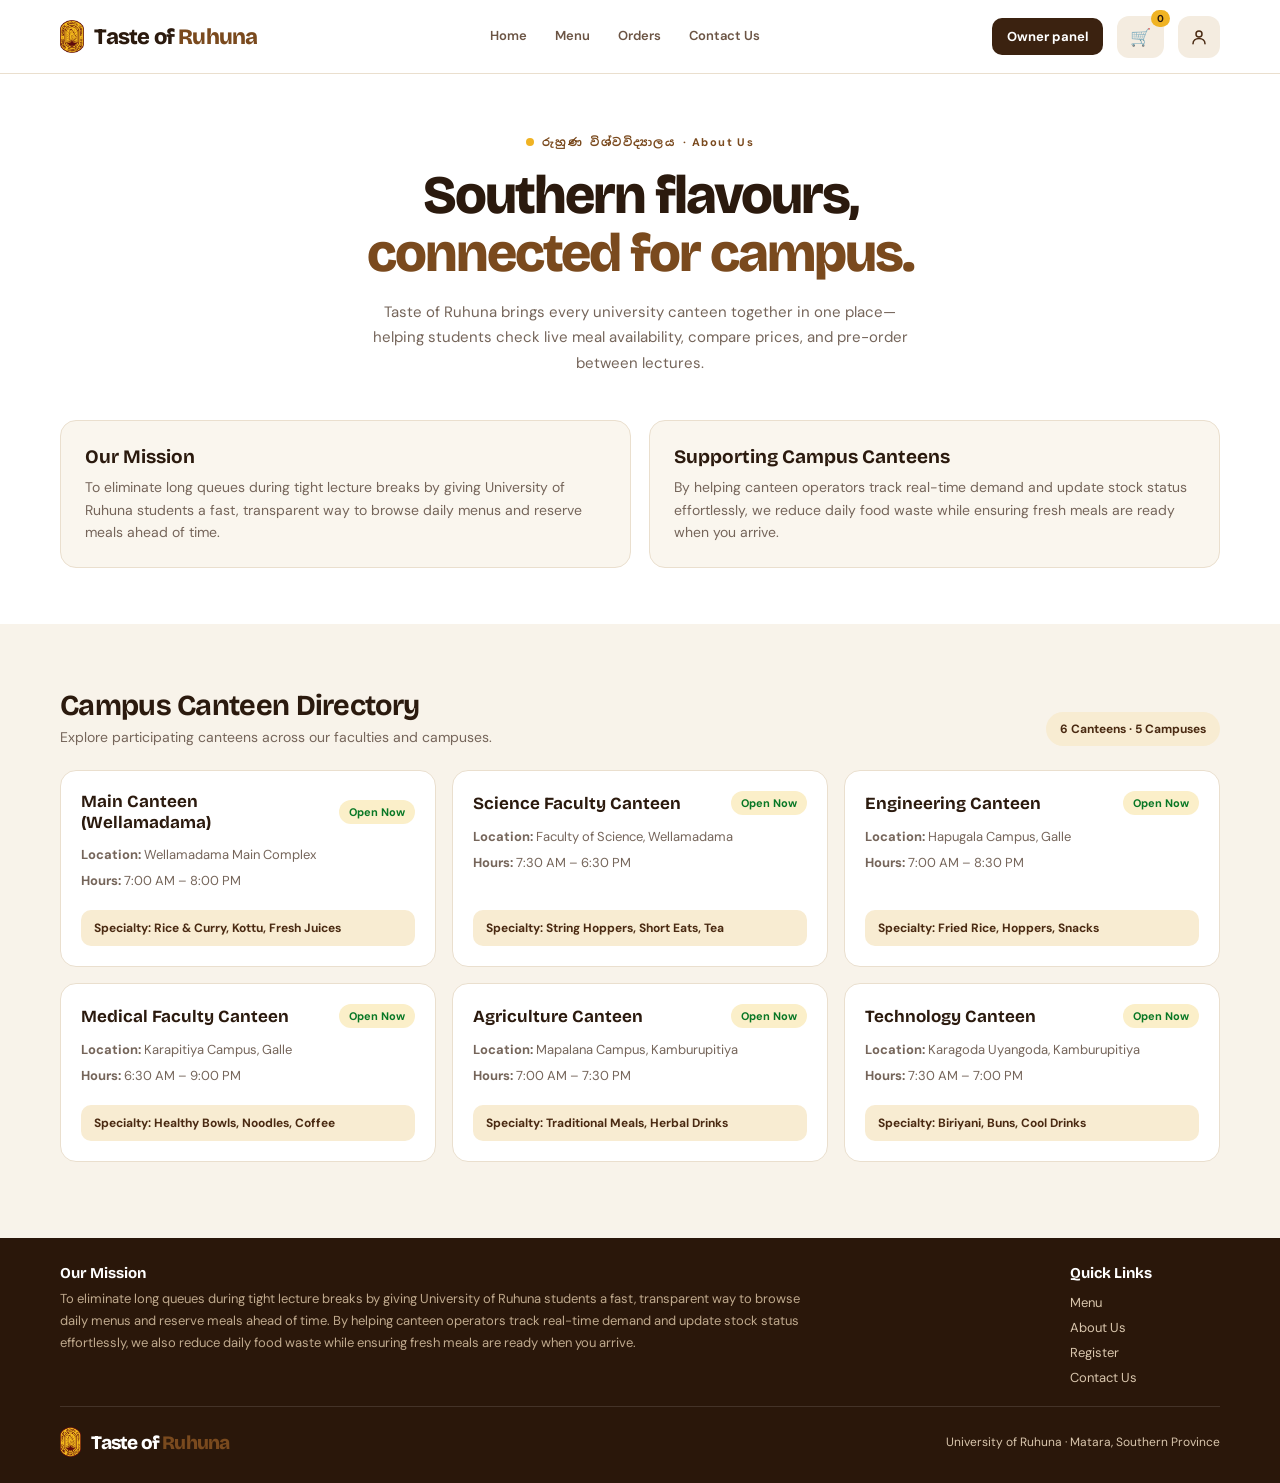
<file: html/about.html>
<!DOCTYPE html>
<html lang="en">

<head>
    <meta charset="UTF-8">
    <meta name="viewport" content="width=device-width, initial-scale=1.0">
    <title>About | University of Ruhuna Canteens</title>
    <link rel="preconnect" href="https://fonts.googleapis.com">
    <link rel="preconnect" href="https://fonts.gstatic.com" crossorigin>
    <link
        href="https://fonts.googleapis.com/css2?family=DM+Sans:wght@400;500;600;700&family=Bricolage+Grotesque:wght@600;700;800&family=Noto+Sans+Sinhala:wght@500;700&display=swap"
        rel="stylesheet">
    <!-- Shared theme first, page-specific CSS second -->
    <link rel="stylesheet" href="../css/about1.css">
    <link rel="stylesheet" href="../css/about2.css">
    <link rel="stylesheet" href="../shared/layout.css">
</head>

<body>

    <div data-site-header data-actions></div>

    <main>
        <!-- Hero Section -->
        <section class="section-wrap">
            <div class="about-hero">
                <span class="eyebrow">
                    <span class="pulse"></span>
                    <span class="si">රුහුණ විශ්වවිද්‍යාලය</span> · About Us
                </span>
                <h1>Southern flavours,<br><span>connected for campus.</span></h1>
                <p>Taste of Ruhuna brings every university canteen together in one place—helping students check live
                    meal availability, compare prices, and pre-order between lectures.</p>
            </div>

            <!-- 2-Column Mission & Vision Grid -->
            <div class="info-grid">
                <div class="info-card">
                    <h3>Our Mission</h3>
                    <p>To eliminate long queues during tight lecture breaks by giving University of Ruhuna students a
                        fast, transparent way to browse daily menus and reserve meals ahead of time.</p>
                </div>
                <div class="info-card">
                    <h3>Supporting Campus Canteens</h3>
                    <p>By helping canteen operators track real-time demand and update stock status effortlessly, we
                        reduce daily food waste while ensuring fresh meals are ready when you arrive.</p>
                </div>
            </div>
        </section>

        <!-- Canteen Directory Band (Matches home.html styling) -->
        <section class="about-directory" id="directory">
            <div class="section-wrap">
                <div class="section-heading">
                    <div>
                        <h2>Campus Canteen Directory</h2>
                        <p>Explore participating canteens across our faculties and campuses.</p>
                    </div>
                    <span class="date-chip">6 Canteens · 5 Campuses</span>
                </div>

                <div class="about-canteen-grid">
                    <div class="about-canteen-card">
                        <div>
                            <div class="canteen-card-top">
                                <h3>Main Canteen (Wellamadama)</h3>
                                <span class="open-pill">Open Now</span>
                            </div>
                            <p class="meta-info"><strong>Location:</strong> Wellamadama Main Complex</p>
                            <p class="meta-info"><strong>Hours:</strong> 7:00 AM – 8:00 PM</p>
                        </div>
                        <div class="specialty-box">Specialty: Rice &amp; Curry, Kottu, Fresh Juices</div>
                    </div>

                    <div class="about-canteen-card">
                        <div>
                            <div class="canteen-card-top">
                                <h3>Science Faculty Canteen</h3>
                                <span class="open-pill">Open Now</span>
                            </div>
                            <p class="meta-info"><strong>Location:</strong> Faculty of Science, Wellamadama</p>
                            <p class="meta-info"><strong>Hours:</strong> 7:30 AM – 6:30 PM</p>
                        </div>
                        <div class="specialty-box">Specialty: String Hoppers, Short Eats, Tea</div>
                    </div>

                    <div class="about-canteen-card">
                        <div>
                            <div class="canteen-card-top">
                                <h3>Engineering Canteen</h3>
                                <span class="open-pill">Open Now</span>
                            </div>
                            <p class="meta-info"><strong>Location:</strong> Hapugala Campus, Galle</p>
                            <p class="meta-info"><strong>Hours:</strong> 7:00 AM – 8:30 PM</p>
                        </div>
                        <div class="specialty-box">Specialty: Fried Rice, Hoppers, Snacks</div>
                    </div>

                    <div class="about-canteen-card">
                        <div>
                            <div class="canteen-card-top">
                                <h3>Medical Faculty Canteen</h3>
                                <span class="open-pill">Open Now</span>
                            </div>
                            <p class="meta-info"><strong>Location:</strong> Karapitiya Campus, Galle</p>
                            <p class="meta-info"><strong>Hours:</strong> 6:30 AM – 9:00 PM</p>
                        </div>
                        <div class="specialty-box">Specialty: Healthy Bowls, Noodles, Coffee</div>
                    </div>

                    <div class="about-canteen-card">
                        <div>
                            <div class="canteen-card-top">
                                <h3>Agriculture Canteen</h3>
                                <span class="open-pill">Open Now</span>
                            </div>
                            <p class="meta-info"><strong>Location:</strong> Mapalana Campus, Kamburupitiya</p>
                            <p class="meta-info"><strong>Hours:</strong> 7:00 AM – 7:30 PM</p>
                        </div>
                        <div class="specialty-box">Specialty: Traditional Meals, Herbal Drinks</div>
                    </div>

                    <div class="about-canteen-card">
                        <div>
                            <div class="canteen-card-top">
                                <h3>Technology Canteen</h3>
                                <span class="open-pill">Open Now</span>
                            </div>
                            <p class="meta-info"><strong>Location:</strong> Karagoda Uyangoda, Kamburupitiya</p>
                            <p class="meta-info"><strong>Hours:</strong> 7:30 AM – 7:00 PM</p>
                        </div>
                        <div class="specialty-box">Specialty: Biriyani, Buns, Cool Drinks</div>
                    </div>
                </div>
            </div>
        </section>
    </main>


    <div data-site-footer></div>

    <script src="../shared/layout.js"></script>

</body>

</html>
</file>
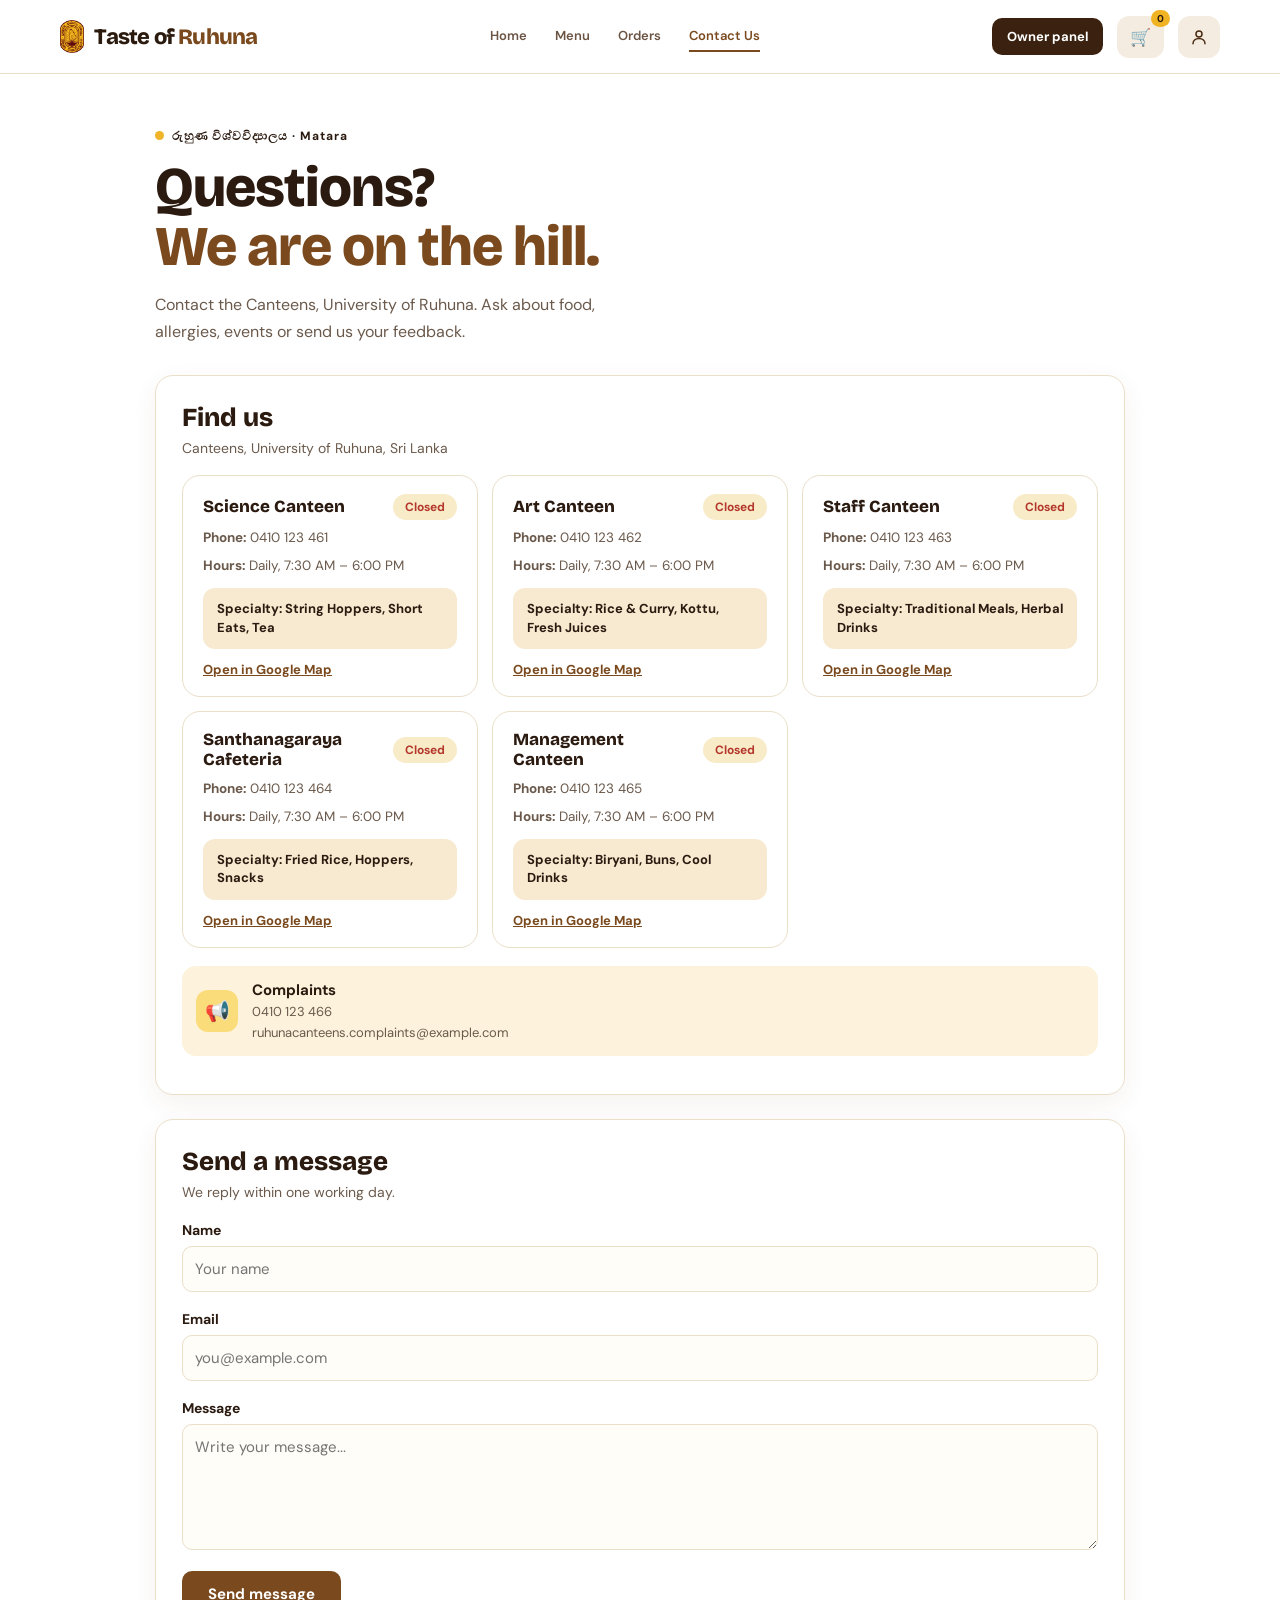
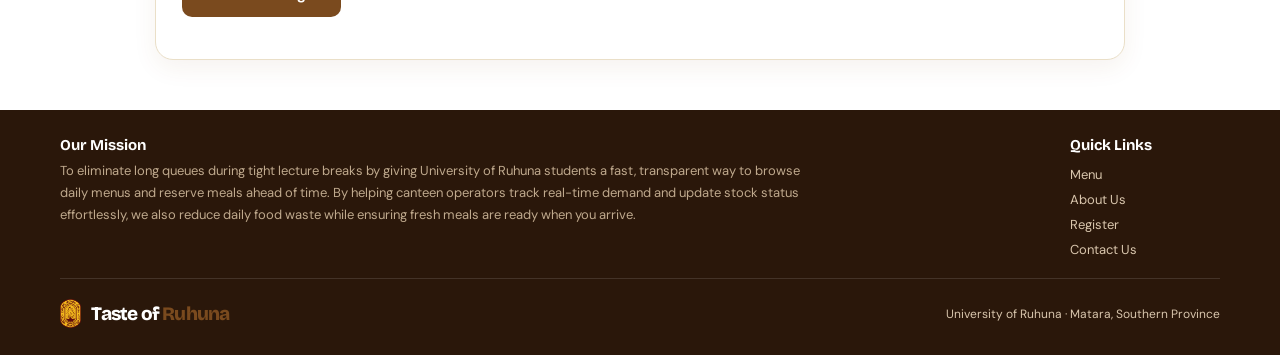
<file: html/contact.html>
<!DOCTYPE html>
<html lang="en">
<head>
<meta charset="utf-8">
<meta name="viewport" content="width=device-width, initial-scale=1">
<title>Contact - Taste of Ruhuna</title>
<link href="https://fonts.googleapis.com/css2?family=Bricolage+Grotesque:wght@600;800&family=DM+Sans:wght@400;500;700&display=swap" rel="stylesheet">
<link rel="stylesheet" href="../css/home.css">
 <link rel="stylesheet" href="../shared/layout.css">
<style>
  /* Colours taken from the Taste of Ruhuna design */
  :root {
    --dark: #2b1a10;      /* headings, owner button */
    --brown: #7a4a1e;     /* accent text and buttons */
    --cream: #fdf3dc;     /* soft card background */
    --yellow: #fbdc7a;    /* badges */
    --line: #eadfc8;      /* borders */
    --text: #6b5a4c;      /* normal text */
  }

  body { margin: 0; font-family: "DM Sans", Arial, sans-serif; color: var(--text); background: #fff; }
  h1, h2, h3, .logo { font-family: "Bricolage Grotesque", Arial, sans-serif; color: var(--dark); }

  /* ---------- Top menu ---------- */
  .navbar { display: flex; align-items: center; justify-content: space-between;
            padding: 14px 40px; border-bottom: 1px solid var(--line); flex-wrap: wrap; gap: 10px; }
  .logo { font-size: 22px; font-weight: 800; display: flex; align-items: center; gap: 10px; }
  .logo span { color: var(--brown); }
  .crest { width: 34px; height: 34px; border-radius: 50%; background: var(--brown);
           border: 3px solid #e3a93a; display: inline-block; }
  .links a { margin: 0 14px; text-decoration: none; color: var(--dark); font-weight: 500; font-size: 14px; padding-bottom: 6px; }
  .links a.active { color: var(--brown); border-bottom: 2px solid var(--brown); }
  .right { display: flex; align-items: center; gap: 14px; }
  .cart { background: var(--cream); border-radius: 12px; padding: 10px 14px; position: relative; }
  .cart b { position: absolute; top: -6px; right: -6px; background: var(--yellow); color: var(--dark);
            font-size: 11px; border-radius: 50%; width: 18px; height: 18px; text-align: center; line-height: 18px; }
  .owner { background: var(--dark); color: #fff; padding: 11px 18px; border-radius: 10px; font-weight: 700; font-size: 14px; }

  /* ---------- Heading area ---------- */
  .wrap { max-width: 1010px; margin: 0 auto; padding: 0 20px; }
  .hero { display: block; padding: 50px 0 30px; }
  .eyebrow { display: inline; gap: 0; font-size: 12px; font-weight: 700; letter-spacing: 1px; color: var(--dark); }
  .eyebrow::before { content: ""; display: inline-block; width: 9px; height: 9px; background: #f0b429;
                     border-radius: 50%; margin-right: 8px; }
  .hero h1 { font-size: 56px; line-height: 1.05; margin: 14px 0; font-weight: 800; letter-spacing: -1px; }
  .hero h1 span { color: var(--brown); }
  .hero p { max-width: 460px; line-height: 1.7; font-size: 16px; margin: 0; }

  /* ---------- Two boxes side by side ---------- */
  .page { display: flex; flex-direction: column; gap: 24px; padding-bottom: 50px; }
  .card { background: #fff; border: 1.5px solid var(--line); border-radius: 18px; padding: 26px;
          box-shadow: 0 8px 24px rgba(122, 74, 30, 0.07); }
  .card h2 { margin: 0 0 6px; font-size: 26px; font-weight: 800; }
  .card .sub { margin: 0 0 18px; font-size: 14px; }

  label { font-weight: 700; font-size: 14px; color: var(--dark); }
  input, textarea { width: 100%; padding: 12px; margin: 6px 0 16px; box-sizing: border-box; font-family: inherit;
                    font-size: 15px; border: 1.5px solid var(--line); border-radius: 10px; background: #fffdf8; }
  input:focus, textarea:focus { outline: none; border-color: var(--brown); }
  .card button { background: var(--brown); color: #fff; border: none; padding: 13px 26px; border-radius: 10px;
           font-family: inherit; font-weight: 700; font-size: 15px; cursor: pointer; }
  .card button:hover { background: var(--dark); }
  #message { color: #2e7d4f; font-weight: 700; }

  /* Info rows with yellow icon badges */
  .item { display: flex; gap: 14px; align-items: center; background: var(--cream); border-radius: 14px;
          padding: 14px; margin-bottom: 12px; }
  .icon { background: var(--yellow); width: 42px; height: 42px; border-radius: 12px; text-align: center;
          line-height: 42px; font-size: 20px; flex-shrink: 0; }
  .item b { color: var(--dark); display: block; font-size: 15px; }
  .item small { font-size: 13px; }
  .item a { color: var(--brown); font-weight: 700; }


  /* Canteen cards (Find us) */
  .loc-grid { display: grid; grid-template-columns: repeat(auto-fit, minmax(220px, 1fr)); gap: 14px; margin-bottom: 18px; }
  .loc-card { background: #fff; border: 1.5px solid var(--line); border-radius: 18px; padding: 18px 20px;
                  display: flex; flex-direction: column; gap: 8px; }
  .loc-card__head { display: flex; align-items: center; justify-content: space-between; gap: 10px; }
  .loc-card__name { margin: 0; font-size: 17px; font-weight: 800; line-height: 1.2; }
  .loc-card__badge { background: #f8ebc8; color: #1a7a2e; font-size: 12px; font-weight: 700;
                         padding: 5px 12px; border-radius: 999px; white-space: nowrap; }
  .loc-card__badge.closed { color: #b3372c; }
  .loc-card__row { margin: 0; font-size: 13.5px; line-height: 1.5; }
  .loc-card__row b { color: var(--text); }
  .loc-card__specialty { background: #f7ead0; color: var(--dark); font-size: 13px; font-weight: 700;
                             padding: 12px 14px; border-radius: 12px; line-height: 1.4; margin-top: 4px; }
  .loc-card__link { margin-top: auto; color: var(--brown); font-size: 13px; font-weight: 700;
                        padding-top: 4px; text-decoration: underline; }
  .loc-card__link:hover { text-decoration: underline; }

  @media (max-width: 760px) {
    .page { flex-direction: column; }
    .hero h1 { font-size: 38px; }
    .navbar { padding: 14px 20px; }
  }
  
</style>
</head>
<body>

<!-- Top menu -->
   <div data-site-header data-actions></div>

<!-- Heading -->
<div class="wrap">
  <div class="hero">
    <div class="eyebrow">රුහුණ විශ්වවිද්‍යාලය · Matara</div>
    <h1>Questions? <br><span>We are on the hill.</span></h1>
    <p>Contact the Canteens, University of Ruhuna. Ask about food, allergies, events or send us your feedback.</p>
  </div>

  <div class="page">

    <!-- Top: details -->
    <div class="card">
      <h2>Find us</h2>
      <p class="sub">Canteens, University of Ruhuna, Sri Lanka</p>

      <div class="loc-grid">
        <article class="loc-card">
          <div class="loc-card__head">
            <h3 class="loc-card__name">Science Canteen</h3>
            <span class="loc-card__badge" data-status>Open Now</span>
          </div>
          <p class="loc-card__row"><b>Phone:</b> 0410 123 461</p>
          <p class="loc-card__row"><b>Hours:</b> Daily, 7:30 AM – 6:00 PM</p>
          <div class="loc-card__specialty">Specialty: String Hoppers, Short Eats, Tea</div>
          <a class="loc-card__link" href="https://www.google.com/maps/place/Faculty+of+Science+-+University+of+Ruhuna/@5.9393747,80.5770322,21z/data=!4m10!1m2!2m1!1sFaculty+of+Science+University+of+Ruhuna+Matara!3m6!1s0x3ae1391b54d711c3:0x32cf0450fac521e3!8m2!3d5.939459!4d80.5771375!15sCi5GYWN1bHR5IG9mIFNjaWVuY2UgVW5pdmVyc2l0eSBvZiBSdWh1bmEgTWF0YXJhkgEKdW5pdmVyc2l0eeABAA!16s%2Fg%2F11gczw2nm0?entry=ttu&g_ep=EgoyMDI2MTExMC4wIKXMDSoASAFQAw%3D%3D" target="_blank" rel="noopener">Open in Google Map</a>
        </article>
        <article class="loc-card">
          <div class="loc-card__head">
            <h3 class="loc-card__name">Art Canteen</h3>
            <span class="loc-card__badge" data-status>Open Now</span>
          </div>
          <p class="loc-card__row"><b>Phone:</b> 0410 123 462</p>
          <p class="loc-card__row"><b>Hours:</b> Daily, 7:30 AM – 6:00 PM</p>
          <div class="loc-card__specialty">Specialty: Rice &amp; Curry, Kottu, Fresh Juices</div>
          <a class="loc-card__link" href="https://www.google.com/maps/place/WHQG%2B9RM+Art+Faculty+Canteen,+University+of+Ruhuna,+A2,+Matara/@5.9390946,80.5759218,19z/data=!4m9!1m2!2m1!1sFaculty+of+Science+University+of+Ruhuna+Matara!3m5!1s0x3ae1391b4ae09319:0x4b7e2c874e86d315!8m2!3d5.938596!4d80.5771954!16s%2Fg%2F11gz88whm?entry=ttu&g_ep=EgoyMDI2MTExMC4wIKXMDSoASAFQAw%3D%3D" target="_blank" rel="noopener">Open in Google Map</a>
        </article>
        <article class="loc-card">
          <div class="loc-card__head">
            <h3 class="loc-card__name">Staff Canteen</h3>
            <span class="loc-card__badge" data-status>Open Now</span>
          </div>
          <p class="loc-card__row"><b>Phone:</b> 0410 123 463</p>
          <p class="loc-card__row"><b>Hours:</b> Daily, 7:30 AM – 6:00 PM</p>
          <div class="loc-card__specialty">Specialty: Traditional Meals, Herbal Drinks</div>
          <a class="loc-card__link" href="https://www.google.com/maps/place/Staff+Canteen,+University+of+Ruhuna,+A2,+Matara/@5.9373018,80.5755463,19z/data=!4m9!1m2!2m1!1sFaculty+of+Science+University+of+Ruhuna+Matara!3m5!1s0x3ae1391b3aa36e85:0xe1711574a368f104!8m2!3d5.93775!4d80.5764514!16s%2Fg%2F11h17912m?entry=ttu&g_ep=EgoyMDI2MTExMC4wIKXMDSoASAFQAw%3D%3D" target="_blank" rel="noopener">Open in Google Map</a>
        </article>
        <article class="loc-card">
          <div class="loc-card__head">
            <h3 class="loc-card__name">Santhanagaraya Cafeteria</h3>
            <span class="loc-card__badge" data-status>Open Now</span>
          </div>
          <p class="loc-card__row"><b>Phone:</b> 0410 123 464</p>
          <p class="loc-card__row"><b>Hours:</b> Daily, 7:30 AM – 6:00 PM</p>
          <div class="loc-card__specialty">Specialty: Fried Rice, Hoppers, Snacks</div>
          <a class="loc-card__link" href="https://www.google.com/maps/place/Santhanagaraya+Cafeteria/@5.9381128,80.5761927,19z/data=!4m9!1m2!2m1!1sFaculty+of+Science+University+of+Ruhuna+Matara!3m5!1s0x3ae13904c6bdb32f:0x10804db7427d49b9!8m2!3d5.9380958!4d80.5780743!16s%2Fg%2F1tgg8d10?entry=ttu&g_ep=EgoyMDI2MTExMC4wIKXMDSoASAFQAw%3D%3D" target="_blank" rel="noopener">Open in Google Map</a>
        </article>
        <article class="loc-card">
          <div class="loc-card__head">
            <h3 class="loc-card__name">Management Canteen</h3>
            <span class="loc-card__badge" data-status>Open Now</span>
          </div>
          <p class="loc-card__row"><b>Phone:</b> 0410 123 465</p>
          <p class="loc-card__row"><b>Hours:</b> Daily, 7:30 AM – 6:00 PM</p>
          <div class="loc-card__specialty">Specialty: Biryani, Buns, Cool Drinks</div>
          <a class="loc-card__link" href="https://www.google.com/maps/place/Management+canteen/@5.9365895,80.5758064,19z/data=!4m9!1m2!2m1!1sFaculty+of+Science+University+of+Ruhuna+Matara!3m5!1s0x3ae13900354045bb:0x527d1eb97fb2a856!8m2!3d5.9362003!4d80.577444!16s%2Fg%2F11y4kqp810?entry=ttu&g_ep=EgoyMDI2MTExMC4wIKXMDSoASAFQAw%3D%3D" target="_blank" rel="noopener">Open in Google Map</a>
        </article>
      </div>


      <div class="item">
        <div class="icon">📢</div>
        <div><b>Complaints</b><small>0410 123 466<br>ruhunacanteens.complaints@example.com</small></div>
      </div>

    </div>


    <!-- Below: form -->
    <div class="card">
      <h2>Send a message</h2>
      <p class="sub">We reply within one working day.</p>

      <label>Name</label>
      <input type="text" id="name" placeholder="Your name">

      <label>Email</label>
      <input type="email" id="email" placeholder="you@example.com">

      <label>Message</label>
      <textarea id="text" rows="5" placeholder="Write your message..."></textarea>

      <button onclick="sendMessage()">Send message</button>
      <p id="message"></p>
    </div>

  </div>
</div>

<script>
  function sendMessage() {
    var name = document.getElementById("name").value;
    var email = document.getElementById("email").value;
    var text = document.getElementById("text").value;

    if (name == "" || email == "" || text == "") {
      document.getElementById("message").style.color = "#b3372c";
      document.getElementById("message").innerText = "Please fill in all the boxes.";
      return;
    }
    document.getElementById("message").style.color = "#2e7d4f";
    document.getElementById("message").innerText = "Thank you, " + name + "! Your message was sent.";
  }

  // Open Now / Closed badge: daily, 7:30 am - 6:00 pm, in the visitor's local (device) time. Refreshes automatically.
  (function () {
    var TZ = undefined;               // undefined = visitor's own device time; use "Asia/Colombo" for Sri Lanka time
    var OPEN = 7 * 60 + 30;           // 7:30 AM
    var CLOSE = 18 * 60;              // 6:00 PM
    var OPEN_DAYS = [1, 2, 3, 4, 5, 6, 7]; // 1 = Mon ... 7 = Sun (remove 6 and 7 for Mon-Fri only)
    var DAYS = { Mon: 1, Tue: 2, Wed: 3, Thu: 4, Fri: 5, Sat: 6, Sun: 7 };

    function update() {
      var parts = new Intl.DateTimeFormat("en-GB", {
        timeZone: TZ, weekday: "short", hour: "2-digit", minute: "2-digit", hour12: false
      }).formatToParts(new Date());
      var get = function (t) { return parts.filter(function (p) { return p.type === t; })[0].value; };
      var day = DAYS[get("weekday")];
      var mins = (parseInt(get("hour"), 10) % 24) * 60 + parseInt(get("minute"), 10);
      var open = OPEN_DAYS.indexOf(day) !== -1 && mins >= OPEN && mins < CLOSE;
      document.querySelectorAll("[data-status]").forEach(function (b) {
        b.textContent = open ? "Open Now" : "Closed";
        b.classList.toggle("closed", !open);
      });
    }

    update();
    setInterval(update, 30000);       // re-check every 30 seconds
  })();
</script>

<div data-site-footer></div>

    <script src="../shared/layout.js"></script>
    <script src="../js/common.js"></script>
    <script>initCommon();</script>

</body>
</html>
</file>
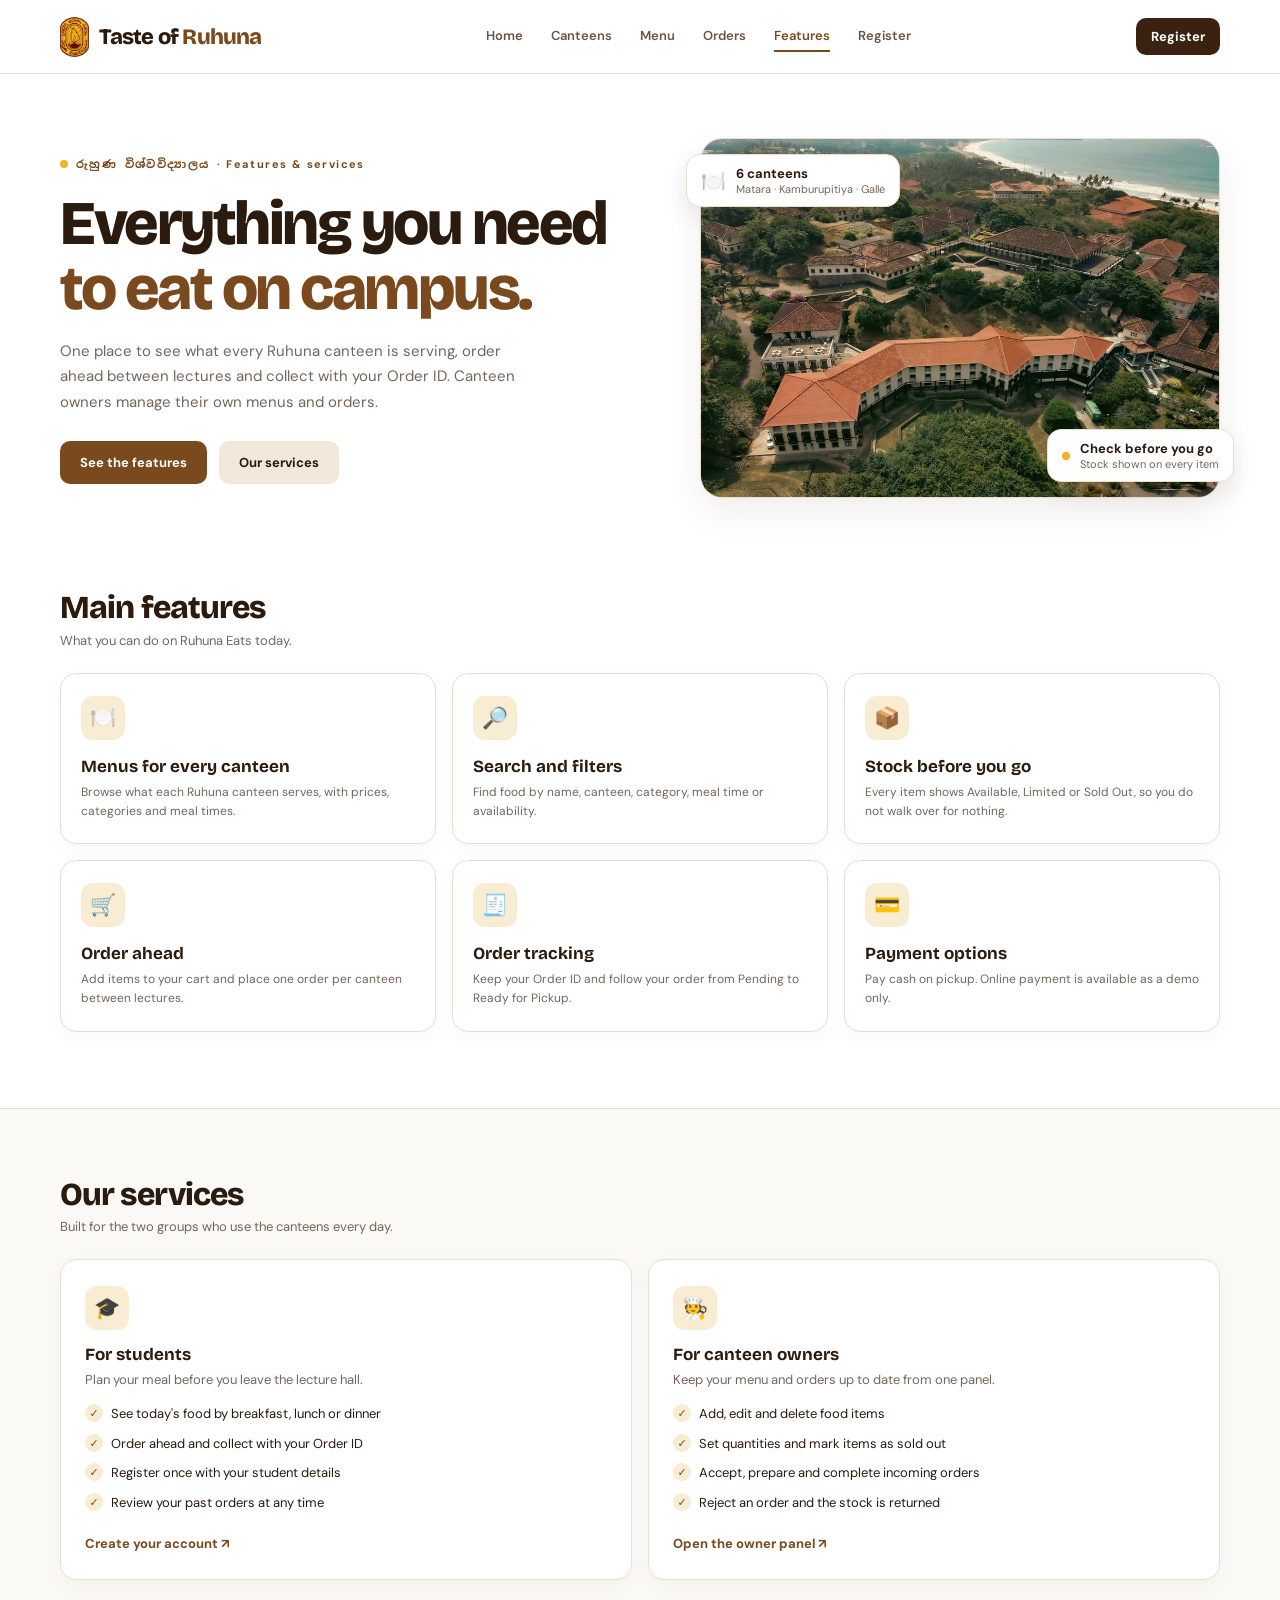
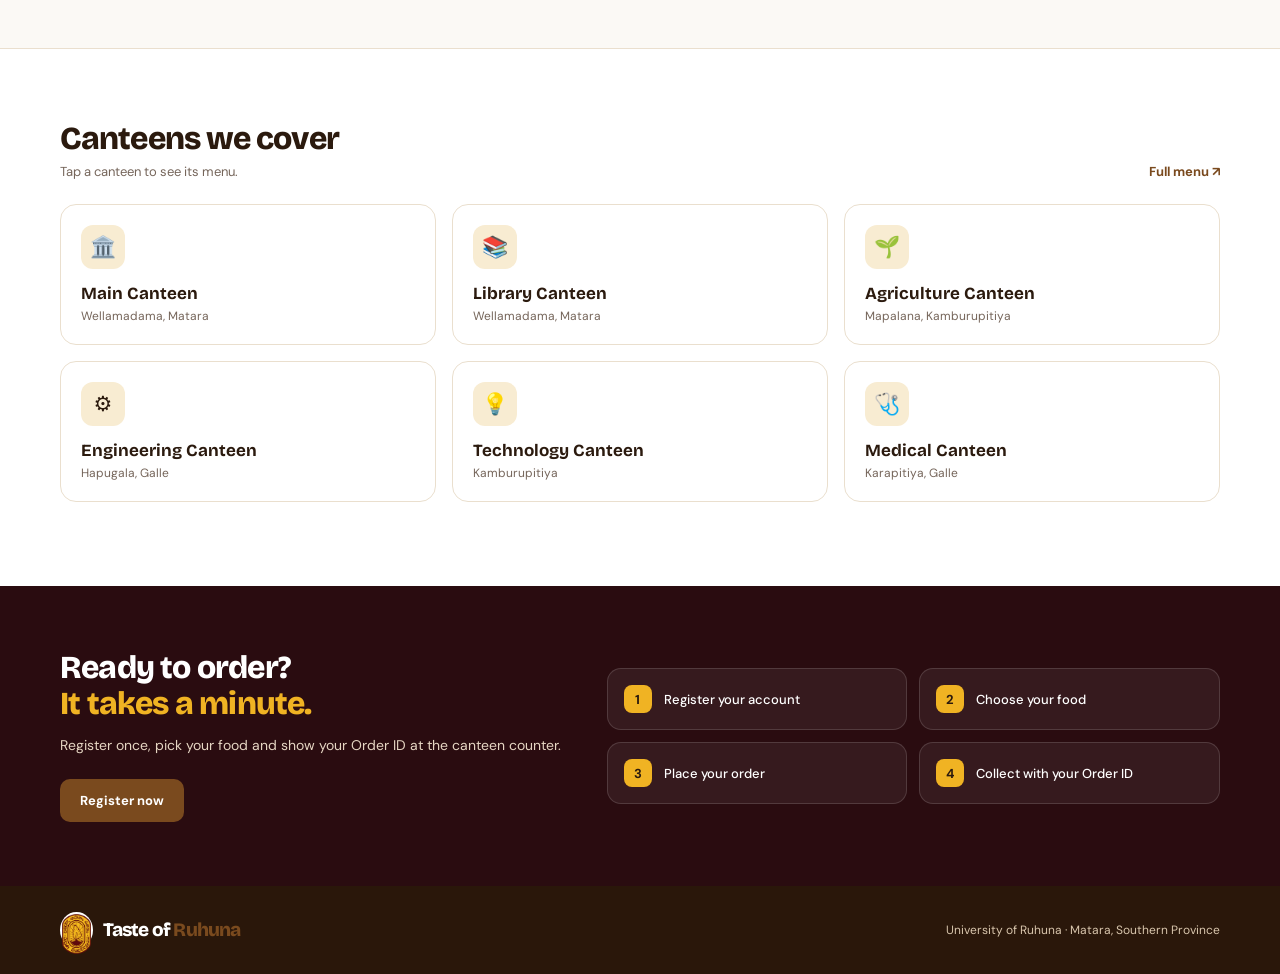
<file: html/features.html>
<!DOCTYPE html>
<html lang="en">
<head>
<meta charset="UTF-8">
<meta name="viewport" content="width=device-width, initial-scale=1.0">
<title>Features &amp; Services | University of Ruhuna Canteens</title>
<link rel="preconnect" href="https://fonts.googleapis.com">
<link rel="preconnect" href="https://fonts.gstatic.com" crossorigin>
<link href="https://fonts.googleapis.com/css2?family=DM+Sans:wght@400;500;600;700&family=Bricolage+Grotesque:wght@600;700;800&family=Noto+Sans+Sinhala:wght@500;700&display=swap" rel="stylesheet">
<link rel="stylesheet" href="../css/features.css">
</head>
<body>
<header class="site-header">
  <a class="brand" href="home.html#home"><span class="brand-mark" data-brand-mark></span><span data-brand-name></span></a>
  <nav class="main-nav">
    <a class="nav-link" href="home.html#home">Home</a>
    <a class="nav-link" href="home.html#canteens">Canteens</a>
    <a class="nav-link" href="home.html#menu">Menu</a>
    <a class="nav-link" href="home.html#orders">Orders</a>
    <a class="nav-link active" href="features.html">Features</a>
    <a class="nav-link" href="register.html">Register</a>
  </nav>
  <div class="header-actions">
    <a class="button button-dark small" href="register.html">Register</a>
  </div>
</header>

<main>
  <section class="hero section-wrap" id="top">
    <div class="hero-copy">
      <span class="eyebrow"><span class="pulse"></span> <span class="si">රුහුණ විශ්වවිද්‍යාලය</span> · Features &amp; services</span>
      <h1>Everything you need<br><span>to eat on campus.</span></h1>
      <p>One place to see what every Ruhuna canteen is serving, order ahead between lectures and collect with your Order ID. Canteen owners manage their own menus and orders.</p>
      <div class="hero-actions">
        <a class="button button-green" href="#features">See the features</a>
        <a class="button button-light" href="#services">Our services</a>
      </div>
    </div>
    <div class="hero-visual" aria-hidden="true">
      <img src="../assets/1.jpg" alt="University of Ruhuna campus" class="horizon">
      <div class="floating-card floating-top"><span class="floating-icon">🍽️</span><div><strong id="hero-count">0 canteens</strong><small id="hero-campuses"></small></div></div>
      <div class="floating-card floating-bottom"><span class="status-dot"></span><div><strong>Check before you go</strong><small>Stock shown on every item</small></div></div>
    </div>
  </section>

  <section class="section-wrap feature-section" id="features">
    <div class="section-heading"><div><h2>Main features</h2><p>What you can do on Ruhuna Eats today.</p></div></div>
    <div class="feature-grid" id="feature-grid"></div>
  </section>

  <section class="canteen-band" id="services">
    <div class="section-wrap">
      <div class="section-heading"><div><h2>Our services</h2><p>Built for the two groups who use the canteens every day.</p></div></div>
      <div class="service-grid">
        <article class="service-panel">
          <div class="canteen-icon">🎓</div>
          <h3>For students</h3>
          <p>Plan your meal before you leave the lecture hall.</p>
          <ul class="check-list" id="student-services"></ul>
          <a class="text-link" href="register.html">Create your account ↗</a>
        </article>
        <article class="service-panel">
          <div class="canteen-icon">🧑‍🍳</div>
          <h3>For canteen owners</h3>
          <p>Keep your menu and orders up to date from one panel.</p>
          <ul class="check-list" id="owner-services"></ul>
          <a class="text-link" href="home.html#home">Open the owner panel ↗</a>
        </article>
      </div>
    </div>
  </section>

  <section class="section-wrap campus-section" id="campuses">
    <div class="section-heading"><div><h2>Canteens we cover</h2><p>Tap a canteen to see its menu.</p></div><a class="text-link" href="home.html#menu">Full menu ↗</a></div>
    <div class="canteen-grid" id="canteen-grid"></div>
  </section>

  <section class="order-section" id="how">
    <div class="section-wrap order-inner">
      <div><h2>Ready to order?<br><span>It takes a minute.</span></h2><p>Register once, pick your food and show your Order ID at the canteen counter.</p><a class="button button-green" href="register.html">Register now</a></div>
      <div class="order-steps" id="how-steps"></div>
    </div>
  </section>
</main>

<footer class="footer">
  <div class="section-wrap footer-inner">
    <a class="brand" href="home.html#home"><span class="brand-mark" data-brand-mark></span><span data-brand-name></span></a>
    <p id="footer-tagline"></p>
  </div>
</footer>

<script src="../js/features.js"></script>
</body>
</html>
</file>
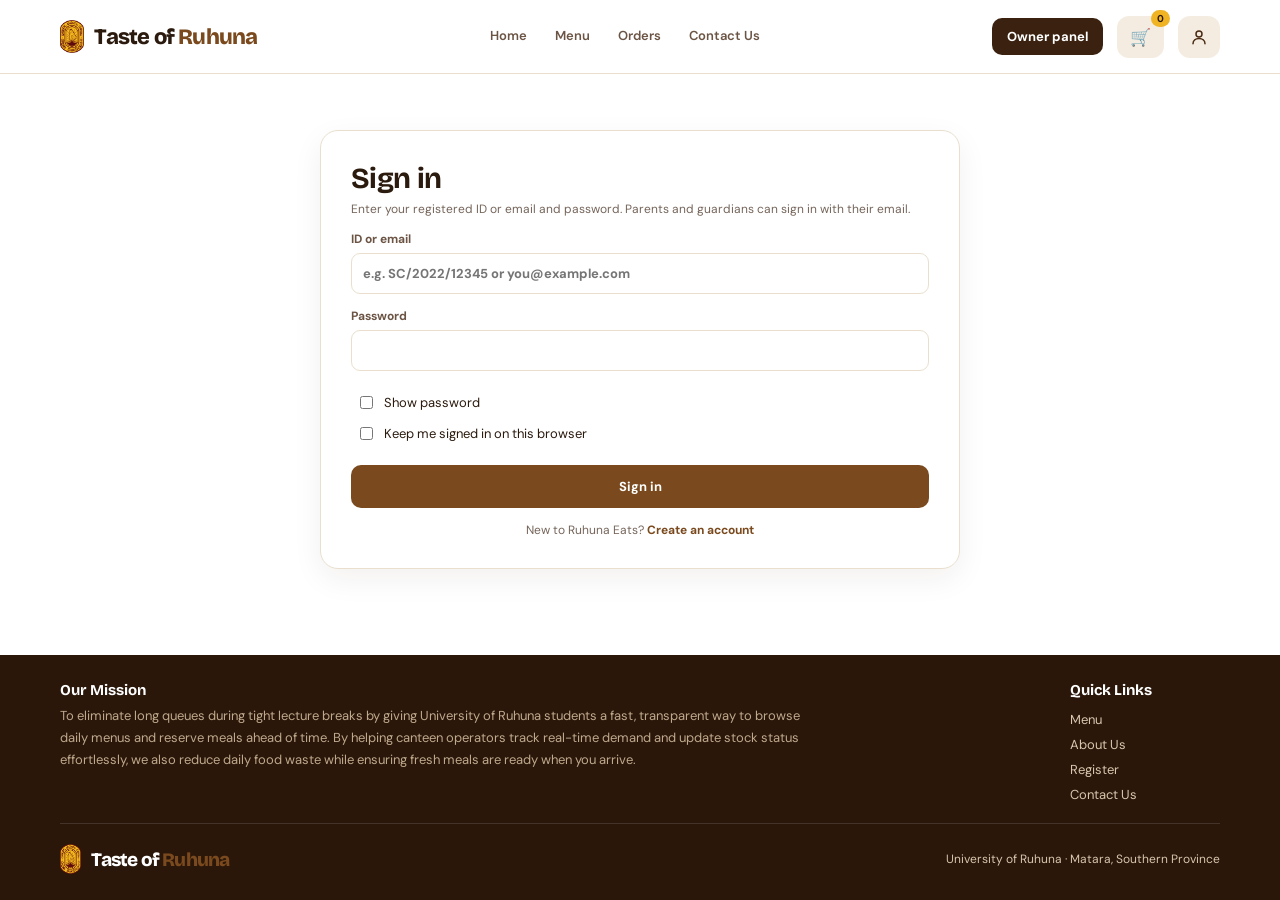
<file: html/login.html>
<!DOCTYPE html>
<html lang="en">
<head>
<meta charset="UTF-8">
<meta name="viewport" content="width=device-width, initial-scale=1.0">
<title>Login | University of Ruhuna Canteens</title>
<link rel="preconnect" href="https://fonts.googleapis.com">
<link rel="preconnect" href="https://fonts.gstatic.com" crossorigin>
<link href="https://fonts.googleapis.com/css2?family=DM+Sans:wght@400;500;600;700&family=Bricolage+Grotesque:wght@600;700;800&family=Noto+Sans+Sinhala:wght@500;700&display=swap" rel="stylesheet">
<link rel="stylesheet" href="../css/login.css">
<link rel="stylesheet" href="../shared/layout.css">
<script>if(/[?&]embed=1/.test(location.search)){document.documentElement.classList.add('embed');var b=document.createElement('base');b.target='_top';document.head.appendChild(b);}</script>
</head>
<body>
   <div data-site-header data-actions></div>

<main>
  <section class="hero register-hero section-wrap" id="login">
    <div class="register-card">
      <h2>Sign in</h2>
      <p class="muted">Enter your registered ID or email and password. Parents and guardians can sign in with their email.</p>
      <form id="login-form" novalidate>
        <label class="form-label" for="identifier">ID or email
          <input id="identifier" name="identifier" autocomplete="username" placeholder="e.g. SC/2022/12345 or you@example.com" aria-describedby="err-identifier">
          <small class="field-error" id="err-identifier"></small>
        </label>

        <label class="form-label" for="password">Password
          <input id="password" name="password" type="password" autocomplete="current-password" aria-describedby="err-password">
          <small class="field-error" id="err-password"></small>
        </label>

        <label class="check-filter" for="show-password"><input type="checkbox" id="show-password"> Show password</label>

        <label class="check-filter" for="remember-me"><input type="checkbox" id="remember-me"> Keep me signed in on this browser</label>

        <button class="button button-green full submit-button" type="submit" id="login-submit">Sign in</button>
        <p class="switch-note">New to Ruhuna Eats? <a class="text-link" href="register.html">Create an account</a></p>
      </form>
    </div>
  </section>
</main>

<div data-site-footer></div>

    <script src="../shared/layout.js"></script>

<div class="modal-backdrop" id="success-modal" role="dialog" aria-modal="true" aria-labelledby="success-title">
  <div class="modal success-modal">
    <div class="success-icon" aria-hidden="true">✓</div>
    <h2 id="success-title">Signed in!</h2>
    <p id="success-text"></p>
    <div class="success-details">ID <b id="success-id"></b></div>
    <a class="button button-green full" id="success-continue" href="menu.html">Browse menu</a>
    <button class="button button-light full" type="button" id="stay-here">Stay on login page</button>
  </div>
</div>

<div class="toast" id="toast" role="status"></div>
<script src="../js/login.js"></script>
</body>
</html>
</file>
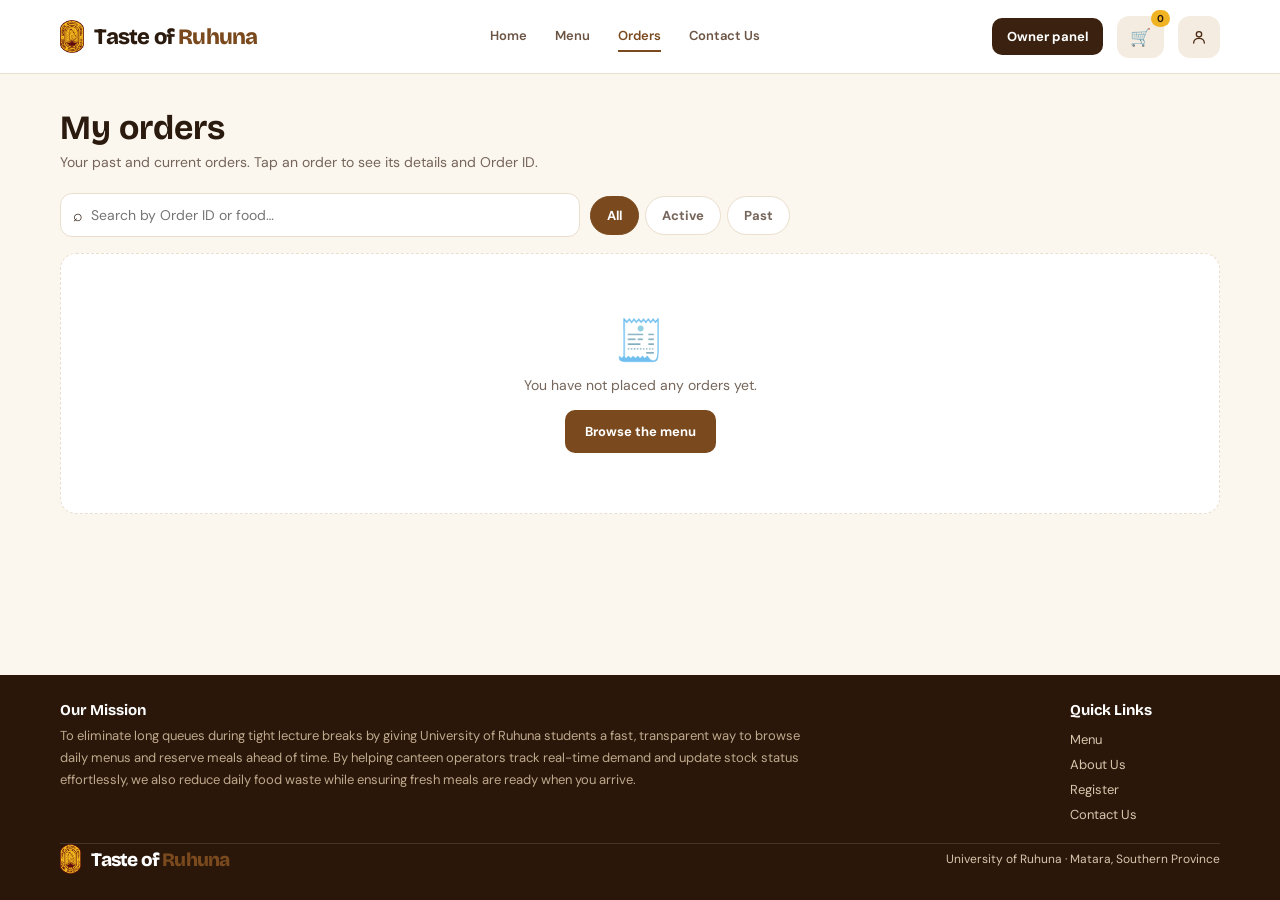
<file: html/orders.html>
<!DOCTYPE html>
<html lang="en">
<head>
<meta charset="UTF-8">
<meta name="viewport" content="width=device-width, initial-scale=1.0">
<title>My Orders | Taste of Ruhuna</title>
<link rel="stylesheet" href="../shared/layout.css">
<link rel="stylesheet" href="../css/home.css">
<link rel="stylesheet" href="../css/orders.css">
</head>
<body>
<div data-site-header data-actions></div>

<main class="section-wrap orders-page">
  <div class="orders-top">
    <h1>My orders</h1>
    <p>Your past and current orders. Tap an order to see its details and Order ID.</p>
  </div>

  <div id="order-banner"></div>

  <div class="orders-tools">
    <label class="orders-search"><span>⌕</span><input id="order-search" type="search" placeholder="Search by Order ID or food…" aria-label="Search orders"></label>
    <div class="tabs">
      <button class="tab active" data-tab="all">All</button>
      <button class="tab" data-tab="active">Active</button>
      <button class="tab" data-tab="past">Past</button>
    </div>
  </div>

  <div class="order-list" id="order-list"></div>
</main>

<div class="detail-backdrop" id="detail-backdrop">
  <div class="detail" id="detail" role="dialog" aria-modal="true" aria-label="Order details"></div>
</div>

<div data-site-footer></div>

<!-- layout.js, then common.js (shared cart/owner panel), then orders.js (this page) -->
<script src="../shared/layout.js"></script>
<script src="../js/common.js"></script>
<script src="../js/orders.js"></script>
</body>
</html>
</file>
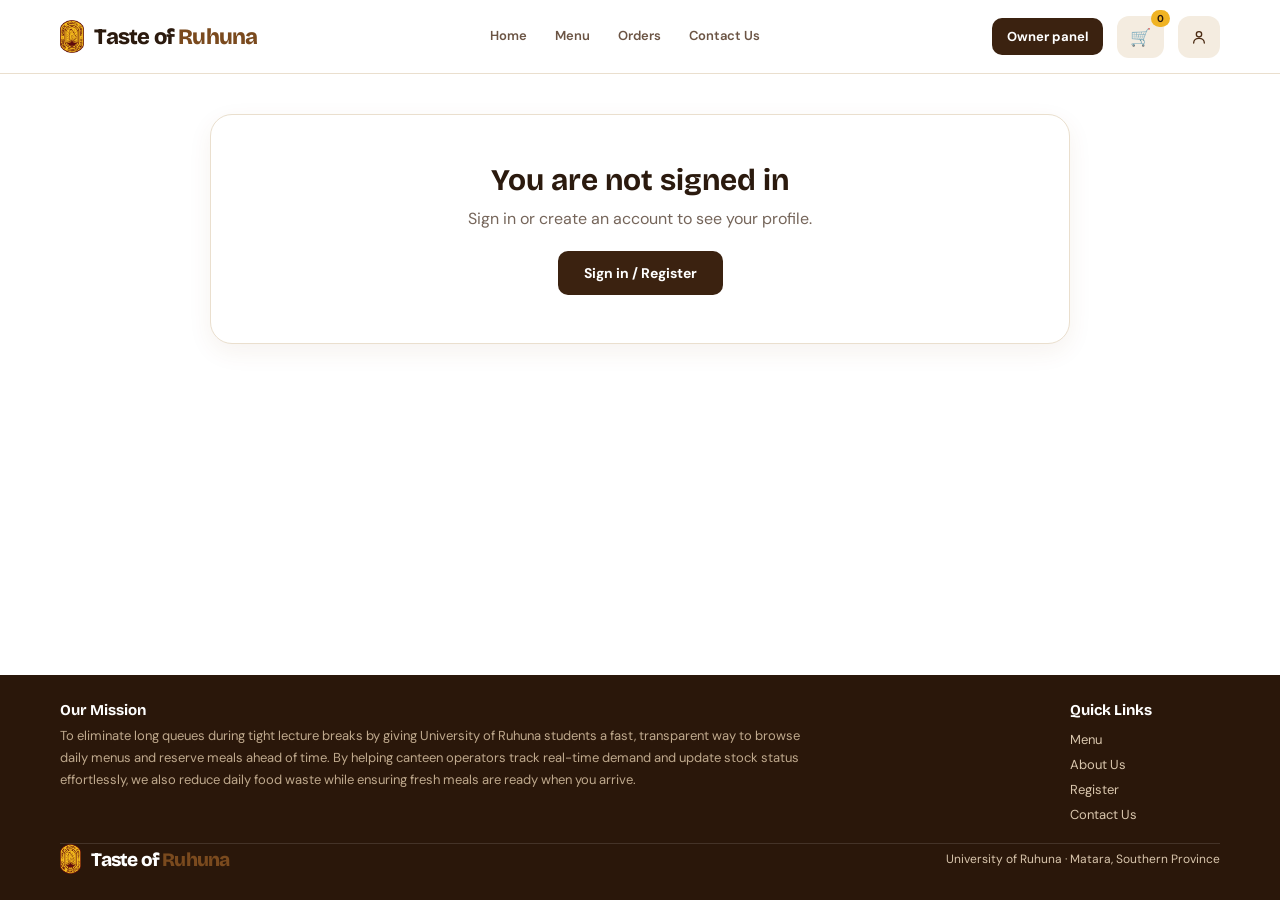
<file: html/profile.html>
<!DOCTYPE html>
<html lang="en">
<head>
<meta charset="UTF-8">
<meta name="viewport" content="width=device-width, initial-scale=1.0">
<title>My Profile | Taste of Ruhuna</title>
<link rel="stylesheet" href="../shared/layout.css">
<link rel="stylesheet" href="../css/home.css">
<link rel="stylesheet" href="../css/profile.css">
</head>
<body>
<div data-site-header data-actions></div>

<main class="section-wrap pf-page">

  <!-- Shown when nobody is signed in -->
  <section class="pf-card pf-guest" id="pf-guest" hidden>
    <h1>You are not signed in</h1>
    <p>Sign in or create an account to see your profile.</p>
    <button type="button" class="pf-btn pf-btn-primary" id="pf-signin">Sign in / Register</button>
  </section>

  <!-- Shown when a customer is signed in -->
  <section class="pf-card" id="pf-card" hidden>

    <div class="pf-top">
      <div class="pf-avatar" id="pf-avatar" aria-label="Profile photo"></div>
      <div class="pf-ident">
        <h1 id="pf-name"></h1>
        <p class="pf-sub" id="pf-sub"></p>
        <div class="pf-photo-actions">
          <button type="button" class="pf-btn pf-btn-light" id="pf-change">Upload photo</button>
          <button type="button" class="pf-btn pf-btn-ghost" id="pf-remove">Remove photo</button>
          <input type="file" id="pf-photo" accept="image/*" hidden>
        </div>
        <p class="pf-hint">JPG or PNG. Your photo is saved in this browser only.</p>
      </div>
    </div>

    <form id="pf-form" novalidate autocomplete="off">
      <h2>My details</h2>
      <div class="pf-grid">
        <label class="pf-field">Full name
          <input id="pf-fullname" maxlength="80">
          <span class="pf-err" id="pf-err-fullname"></span>
        </label>
        <label class="pf-field">Account type
          <input id="pf-role" readonly>
        </label>
        <label class="pf-field"><span id="pf-id-label">Student ID</span>
          <input id="pf-studentid" readonly>
        </label>
        <label class="pf-field">Email address
          <input id="pf-email" readonly>
        </label>
        <label class="pf-field">Mobile number
          <input id="pf-phone" inputmode="tel" placeholder="07X XXX XXXX" maxlength="16">
          <span class="pf-err" id="pf-err-phone"></span>
        </label>
        <label class="pf-field"><span id="pf-faculty-label">Faculty</span>
          <select id="pf-faculty"></select>
        </label>
        <label class="pf-field">Academic year
          <select id="pf-year"></select>
        </label>
        <label class="pf-field">Favourite canteen (optional)
          <select id="pf-canteen"></select>
        </label>
        <label class="pf-field pf-wide">Allergies / dietary notes (optional)
          <textarea id="pf-notes" rows="3" maxlength="200" placeholder="e.g. no peanuts, vegetarian"></textarea>
        </label>
      </div>
      <p class="pf-hint">Your ID, account type and email cannot be changed.</p>
      <div class="pf-actions">
        <button type="submit" class="pf-btn pf-btn-primary">Save changes</button>
        <span class="pf-saved" id="pf-saved" role="status"></span>
      </div>
    </form>

    <div class="pf-logout">
      <button type="button" class="pf-btn pf-btn-danger" id="pf-logout">Log out</button>
    </div>

  </section>
</main>

<div data-site-footer></div>

<script src="../shared/layout.js"></script>
<script src="../js/common.js"></script>
<script>initCommon();</script>
<script src="../js/roles.js"></script>
<script src="../js/profile.js"></script>
</body>
</html>
</file>
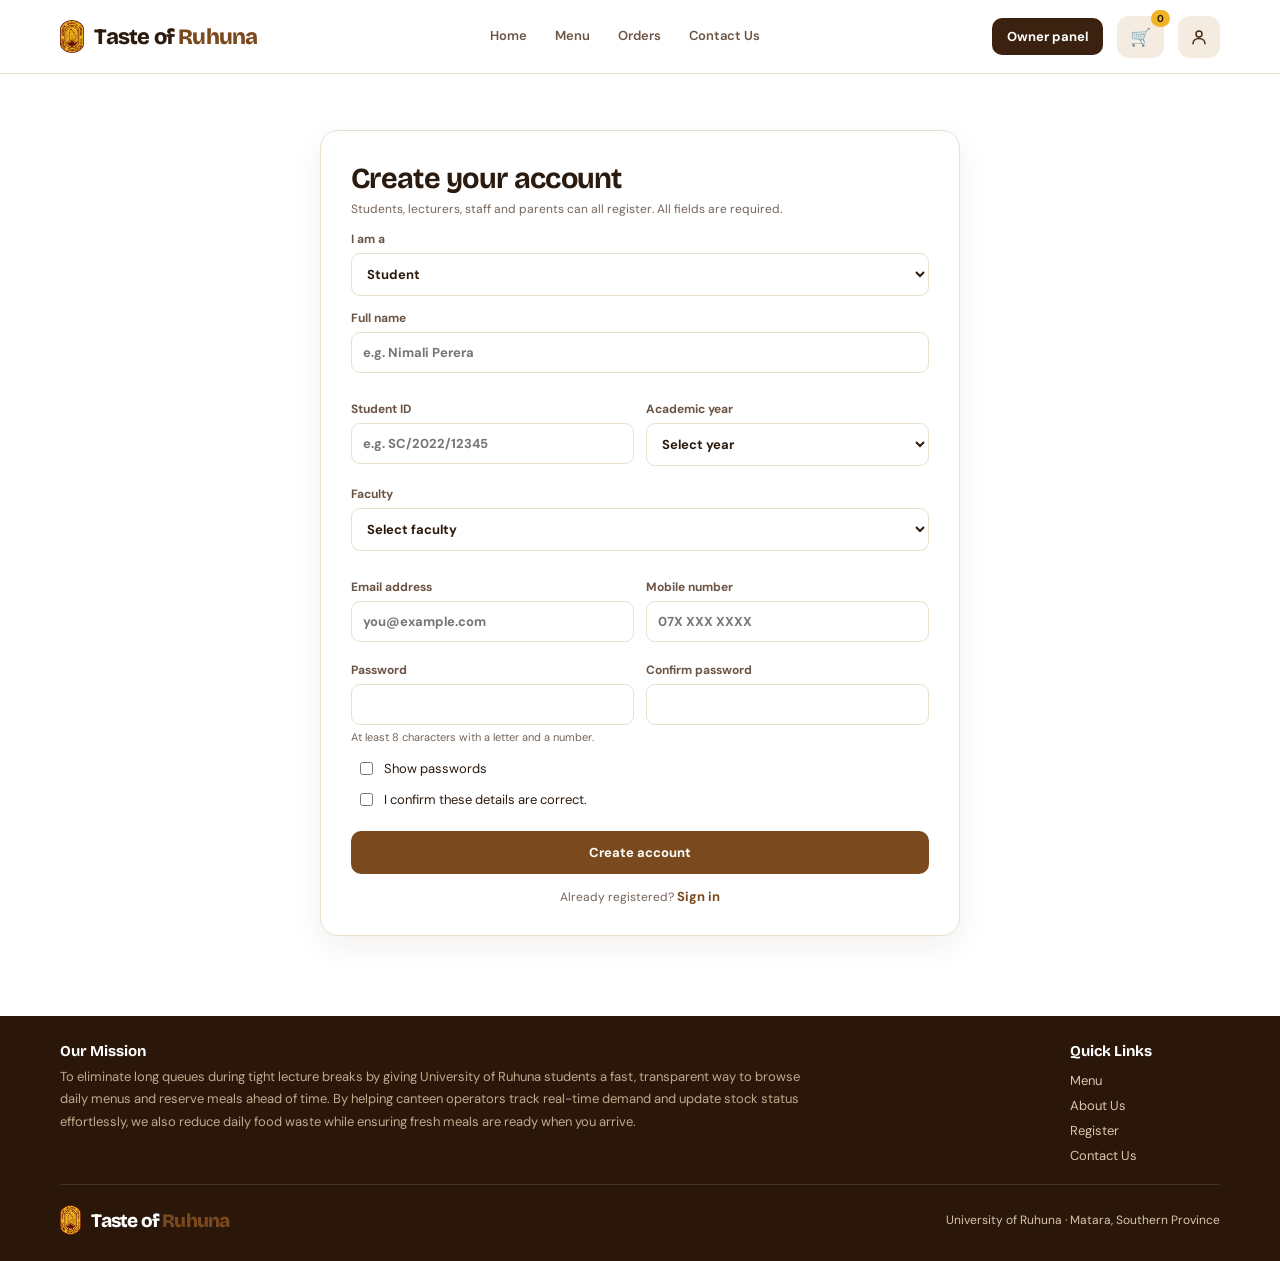
<file: html/register.html>
<!DOCTYPE html>
<html lang="en">
<head>
    
<script>if(/[?&]embed=1/.test(location.search)){document.documentElement.classList.add('embed');var b=document.createElement('base');b.target='_top';document.head.appendChild(b);}</script>
</head>
<body>
    <header>
        <title>Registration</title>
    </header>
     
    
</body>
<!DOCTYPE html>
<html lang="en">
<head>
<meta charset="UTF-8">
<meta name="viewport" content="width=device-width, initial-scale=1.0">
<title>Register | University of Ruhuna Canteens</title>
<link rel="preconnect" href="https://fonts.googleapis.com">
<link rel="preconnect" href="https://fonts.gstatic.com" crossorigin>
<link href="https://fonts.googleapis.com/css2?family=DM+Sans:wght@400;500;600;700&family=Bricolage+Grotesque:wght@600;700;800&family=Noto+Sans+Sinhala:wght@500;700&display=swap" rel="stylesheet">
<!-- home.css supplies the shared theme (variables, header, buttons, modal, toast). register.css only adds what this page needs. -->
<link rel="stylesheet" href="../css/home.css">
<link rel="stylesheet" href="../css/register.css">
 <link rel="stylesheet" href="../shared/layout.css">
</head>
<body>
<div data-site-header data-actions></div>

<main>
  <section class="hero register-hero section-wrap" id="register">
    <div class="register-card">
      <h2>Create your account</h2>
      <p class="muted">Students, lecturers, staff and parents can all register. All fields are required.</p>
      <form id="register-form" novalidate>
        <label class="form-label" for="role">I am a
          <select id="role" name="role">
            <option value="student">Student</option>
            <option value="lecturer">Lecturer / Academic staff</option>
            <option value="admin">Administrative staff</option>
            <option value="staff">Other campus staff</option>
            <option value="parent">Parent / Guardian</option>
          </select>
        </label>
        <small class="field-hint" id="role-note" hidden>No university ID needed. We give you an ID automatically, and you can sign in with your email.</small>

        <label class="form-label" for="full-name">Full name
          <input id="full-name" name="fullName" autocomplete="name" placeholder="e.g. Nimali Perera" aria-describedby="err-full-name">
          <small class="field-error" id="err-full-name"></small>
        </label>

        <div class="form-two">
          <label class="form-label" for="student-id"><span id="id-label">Student ID</span>
            <input id="student-id" name="studentId" autocomplete="off" placeholder="e.g. SC/2022/12345" aria-describedby="err-student-id">
            <small class="field-error" id="err-student-id"></small>
          </label>
          <label class="form-label" for="academic-year"><span>Academic year</span>
            <select id="academic-year" name="year" aria-describedby="err-academic-year"></select>
            <small class="field-error" id="err-academic-year"></small>
          </label>
        </div>

        <label class="form-label" for="faculty"><span id="faculty-label">Faculty</span>
          <select id="faculty" name="faculty" aria-describedby="err-faculty"></select>
          <small class="field-error" id="err-faculty"></small>
        </label>

        <div class="form-two">
          <label class="form-label" for="email">Email address
            <input id="email" name="email" type="email" autocomplete="email" placeholder="you@example.com" aria-describedby="err-email">
            <small class="field-error" id="err-email"></small>
          </label>
          <label class="form-label" for="phone">Mobile number
            <input id="phone" name="phone" type="tel" autocomplete="tel" placeholder="07X XXX XXXX" aria-describedby="err-phone">
            <small class="field-error" id="err-phone"></small>
          </label>
        </div>

        <div class="form-two">
          <label class="form-label" for="password">Password
            <input id="password" name="password" type="password" autocomplete="new-password" aria-describedby="hint-password err-password">
            <small class="field-hint" id="hint-password">At least 8 characters with a letter and a number.</small>
            <small class="field-error" id="err-password"></small>
          </label>
          <label class="form-label" for="confirm-password">Confirm password
            <input id="confirm-password" name="confirmPassword" type="password" autocomplete="new-password" aria-describedby="err-confirm-password">
            <small class="field-error" id="err-confirm-password"></small>
          </label>
        </div>

        <label class="check-filter" for="show-password"><input type="checkbox" id="show-password"> Show passwords</label>

        <label class="check-filter" for="terms"><input type="checkbox" id="terms" aria-describedby="err-terms"> I confirm these details are correct.</label>
        <small class="field-error" id="err-terms"></small>

        <button class="button button-green full submit-button" type="submit" id="register-submit">Create account</button>
        <p class="switch-note">Already registered? <a class="text-link" href="login.html">Sign in</a></p>
      </form>
    </div>
  </section>
</main>


<div class="modal-backdrop" id="success-modal" role="dialog" aria-modal="true" aria-labelledby="success-title">
  <div class="modal success-modal">
    <div class="success-icon" aria-hidden="true">✓</div>
    <h2 id="success-title">Registration complete!</h2>
    <p id="success-text"></p>
    <div class="success-details"><span id="success-id-label">Student ID</span> <b id="success-id"></b></div>
    <a class="button button-green full" id="success-continue" href="menu.html">Start ordering</a>
    <button class="button button-light full" type="button" id="register-another">Register another person</button>
  </div>
</div>

<div class="toast" id="toast" role="status"></div>
<script src="../js/roles.js"></script>
<script src="../js/register.js"></script>
<div data-site-footer></div>

    <script src="../shared/layout.js"></script>
</body>
</html>
</file>
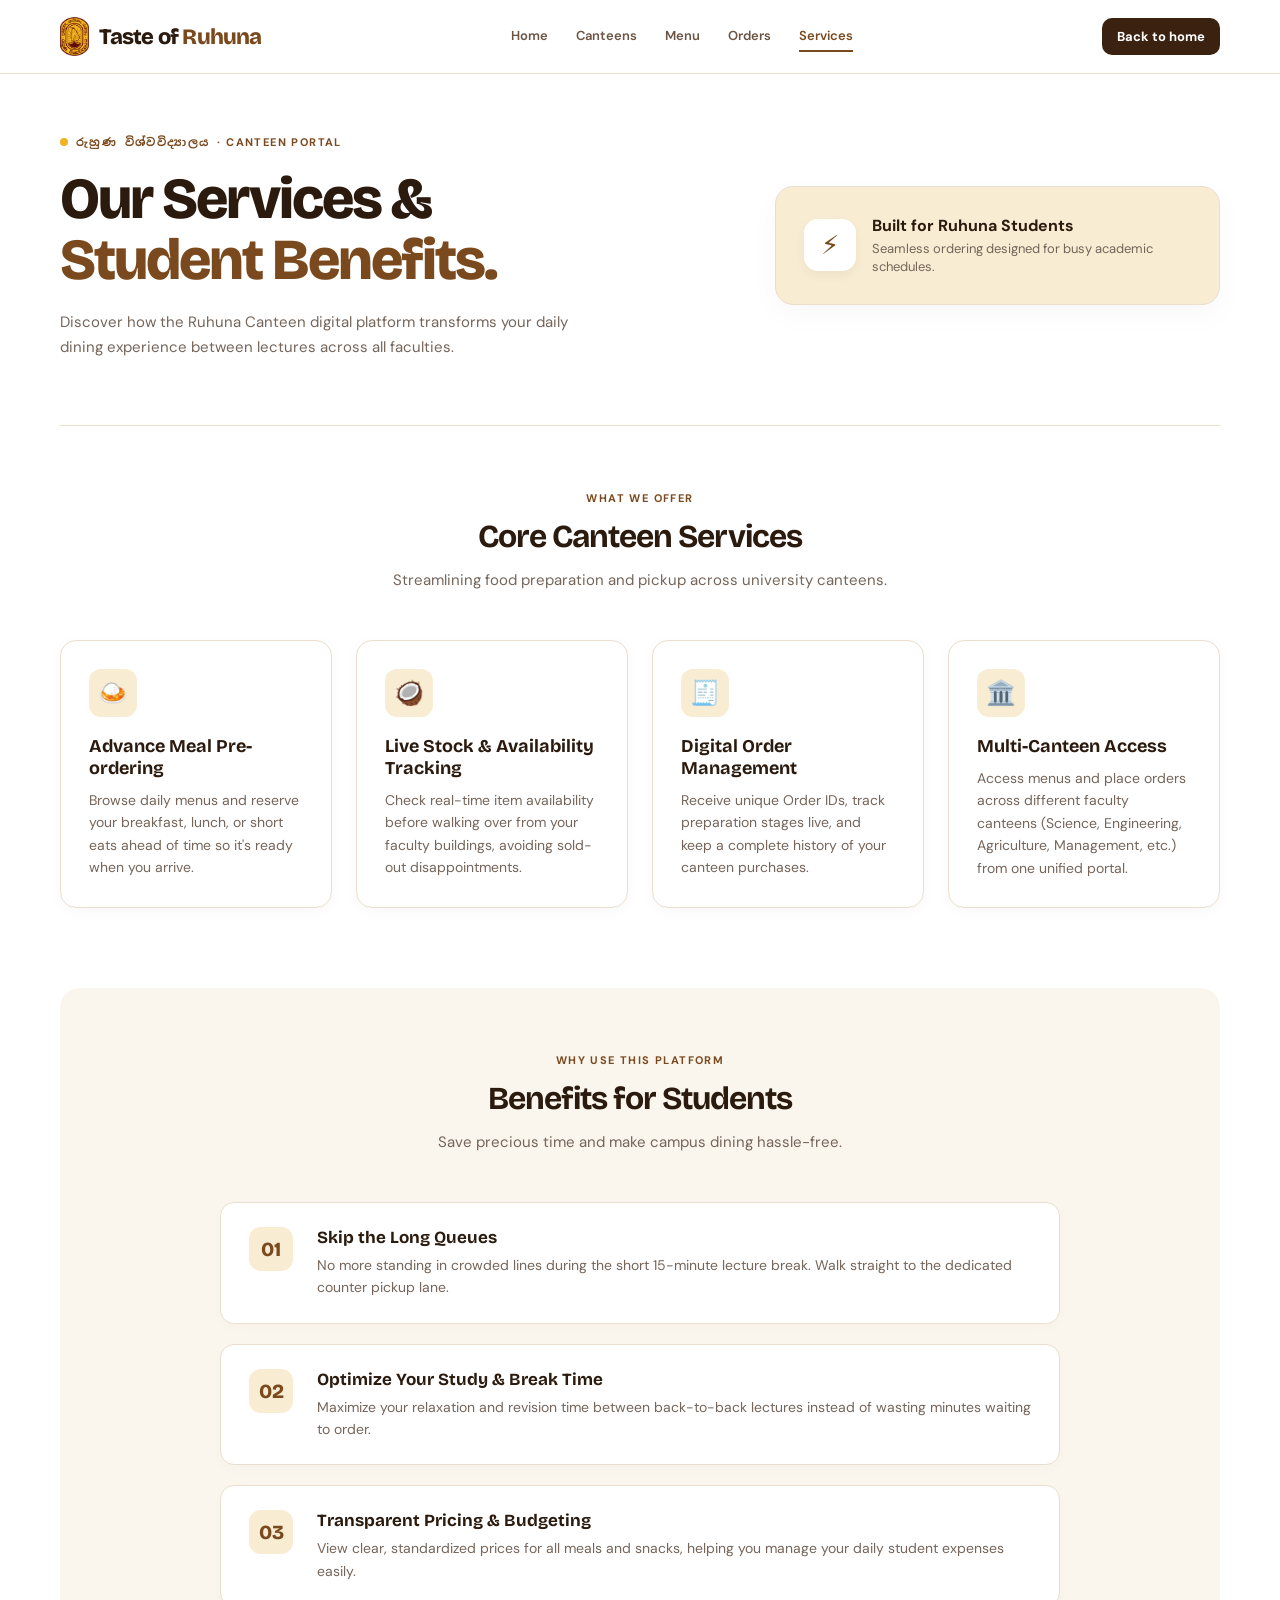
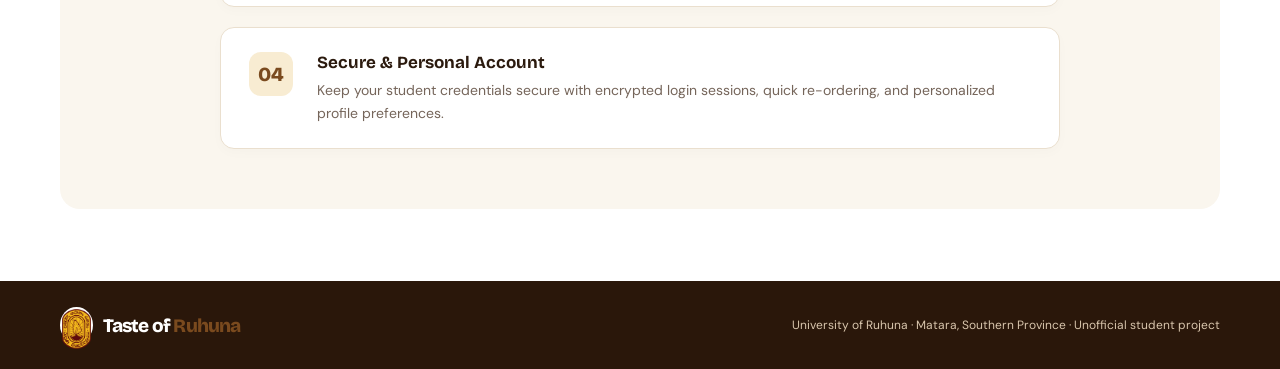
<file: html/services.html>
<!DOCTYPE html>
<html lang="en">
<head>
<meta charset="UTF-8">
<meta name="viewport" content="width=device-width, initial-scale=1.0">
<title>Services & Benefits | University of Ruhuna Canteens</title>
<link rel="preconnect" href="https://fonts.googleapis.com">
<link rel="preconnect" href="https://fonts.gstatic.com" crossorigin>
<link href="https://fonts.googleapis.com/css2?family=DM+Sans:wght@400;500;600;700&family=Bricolage+Grotesque:wght@600;700;800&family=Noto+Sans+Sinhala:wght@500;700&display=swap" rel="stylesheet">
<link rel="stylesheet" href="../css/services.css">
</head>
<body>
<header class="site-header">
  <a class="brand" href="home.html#home"><span class="brand-mark" data-brand-mark></span><span data-brand-name></span></a>
  <nav class="main-nav">
    <a class="nav-link" href="home.html#home">Home</a>
    <a class="nav-link" href="home.html#canteens">Canteens</a>
    <a class="nav-link" href="home.html#menu">Menu</a>
    <a class="nav-link" href="home.html#orders">Orders</a>
    <a class="nav-link active" href="services.html">Services</a>
  </nav>
  <div class="header-actions">
    <a class="button button-dark small" href="home.html#home">Back to home</a>
  </div>
</header>

<main>
  <section class="hero services-hero section-wrap" id="services-top">
    <div class="hero-copy">
      <span class="eyebrow"><span class="pulse"></span> <span class="si">රුහුණ විශ්වවිද්‍යාලය</span> · Canteen Portal</span>
      <h1>Our Services &<br><span>Student Benefits.</span></h1>
      <p>Discover how the Ruhuna Canteen digital platform transforms your daily dining experience between lectures across all faculties.</p>
    </div>
    <div class="hero-badge-card">
      <div class="highlight-box">
        <span class="highlight-icon">⚡</span>
        <div>
          <b>Built for Ruhuna Students</b>
          <small>Seamless ordering designed for busy academic schedules.</small>
        </div>
      </div>
    </div>
  </section>

  <section class="section-wrap content-section">
    <div class="section-header">
      <span class="eyebrow">What We Offer</span>
      <h2>Core Canteen Services</h2>
      <p class="muted">Streamlining food preparation and pickup across university canteens.</p>
    </div>

    <div class="services-grid">
      <div class="service-card">
        <div class="service-icon">🍛</div>
        <h3>Advance Meal Pre-ordering</h3>
        <p>Browse daily menus and reserve your breakfast, lunch, or short eats ahead of time so it's ready when you arrive.</p>
      </div>

      <div class="service-card">
        <div class="service-icon">🥥</div>
        <h3>Live Stock & Availability Tracking</h3>
        <p>Check real-time item availability before walking over from your faculty buildings, avoiding sold-out disappointments.</p>
      </div>

      <div class="service-card">
        <div class="service-icon">🧾</div>
        <h3>Digital Order Management</h3>
        <p>Receive unique Order IDs, track preparation stages live, and keep a complete history of your canteen purchases.</p>
      </div>

      <div class="service-card">
        <div class="service-icon">🏛️</div>
        <h3>Multi-Canteen Access</h3>
        <p>Access menus and place orders across different faculty canteens (Science, Engineering, Agriculture, Management, etc.) from one unified portal.</p>
      </div>
    </div>
  </section>

  <section class="section-wrap content-section alt-bg">
    <div class="section-header">
      <span class="eyebrow">Why Use This Platform</span>
      <h2>Benefits for Students</h2>
      <p class="muted">Save precious time and make campus dining hassle-free.</p>
    </div>

    <div class="benefits-list">
      <div class="benefit-row">
        <div class="benefit-num">01</div>
        <div>
          <h3>Skip the Long Queues</h3>
          <p>No more standing in crowded lines during the short 15-minute lecture break. Walk straight to the dedicated counter pickup lane.</p>
        </div>
      </div>

      <div class="benefit-row">
        <div class="benefit-num">02</div>
        <div>
          <h3>Optimize Your Study & Break Time</h3>
          <p>Maximize your relaxation and revision time between back-to-back lectures instead of wasting minutes waiting to order.</p>
        </div>
      </div>

      <div class="benefit-row">
        <div class="benefit-num">03</div>
        <div>
          <h3>Transparent Pricing & Budgeting</h3>
          <p>View clear, standardized prices for all meals and snacks, helping you manage your daily student expenses easily.</p>
        </div>
      </div>

      <div class="benefit-row">
        <div class="benefit-num">04</div>
        <div>
          <h3>Secure & Personal Account</h3>
          <p>Keep your student credentials secure with encrypted login sessions, quick re-ordering, and personalized profile preferences.</p>
        </div>
      </div>
    </div>
  </section>
</main>

<footer class="footer">
  <div class="section-wrap footer-inner">
    <a class="brand" href="home.html#home"><span class="brand-mark" data-brand-mark></span><span data-brand-name></span></a>
    <p id="footer-tagline"></p>
  </div>
</footer>

<div class="toast" id="toast" role="status"></div>
<script src="../js/services.js"></script>
</body>
</html>
</file>
<file: css/about1.css>
/* ==================== TASTE OF RUHUNA - ABOUT PAGE STYLES ==================== */
/* Inherits variables, fonts, header, buttons, and footer from home.css */

/* Hero Section (Matches home.css .hero-copy & .eyebrow) */
.about-hero {
    text-align: center;
    max-width: 720px;
    margin: 0 auto;
    padding: 56px 0 44px;
}

.about-hero h1 {
    font: 800 clamp(36px, 5vw, 54px)/1.08 "Bricolage Grotesque", sans-serif;
    letter-spacing: -2px;
    margin: 16px 0;
    color: var(--ink);
}

.about-hero h1 span {
    color: var(--green);
}

.about-hero p {
    color: var(--muted);
    font-size: 15px;
    line-height: 1.7;
    margin: 0 auto;
    max-width: 560px;
}

/* Info Grid (2 Columns - Mission / Vision / Story) */
.info-grid {
    display: grid;
    grid-template-columns: repeat(auto-fit, minmax(300px, 1fr));
    gap: 18px;
    margin-bottom: 56px;
}

.info-card {
    background: #faf6ee;
    border: 1px solid var(--line);
    border-radius: 16px;
    padding: 24px;
}

.info-card h3 {
    font: 700 19px "Bricolage Grotesque", sans-serif;
    color: var(--ink);
    margin: 0 0 8px;
}

.info-card p {
    color: var(--muted);
    font-size: 14px;
    line-height: 1.6;
    margin: 0;
}

/* Directory Section (Uses .canteen-band & .section-heading from home.css) */
.about-directory {
    background: #f8f3ea;
    padding: 64px 0 76px;
}

.about-canteen-grid {
    display: grid;
    grid-template-columns: repeat(auto-fit, minmax(280px, 1fr));
    gap: 16px;
}

.about-canteen-card {
    background: #fff;
    border: 1px solid var(--line);
    border-radius: 16px;
    padding: 20px;
    display: flex;
    flex-direction: column;
    justify-content: space-between;
    transition: 0.2s;
}

.about-canteen-card:hover {
    border-color: var(--green);
    box-shadow: 0 8px 24px #3b221012;
}

.canteen-card-top {
    display: flex;
    justify-content: space-between;
    align-items: center;
    gap: 10px;
    margin-bottom: 12px;
}

.canteen-card-top h3 {
    font: 700 17px "Bricolage Grotesque", sans-serif;
    margin: 0;
    color: var(--ink);
}

/* Uses static badge styling matching home.css .status-badge */
.open-pill {
    border-radius: 30px;
    background: #fbefc9;
    color: #087725;
    font-size: 11px;
    font-weight: 700;
    padding: 5px 10px;
    white-space: nowrap;
}

.meta-info {
    font-size: 13px;
    color: var(--muted);
    margin: 0 0 6px;
    line-height: 1.5;
}

.specialty-box {
    margin-top: 14px;
    background: var(--green-pale);
    color: var(--green-dark);
    font-size: 12px;
    font-weight: 700;
    padding: 10px 13px;
    border-radius: 10px;
}

@media (max-width: 650px) {
    .about-hero {
        padding: 36px 0 32px;
    }

    .about-directory {
        padding: 48px 0;
    }
}
</file>
<file: css/about2.css>
* {
  box-sizing: border-box;
}

.q {
  height: auto;
  width:22px;
}

:root {
  --gold: #f0b323;
  --green: #7a4a1e;
  --green-dark: #4a2a12;
  --green-pale: #f8ecd2;
  --ink: #2b1a0e;
  --muted: #75655a;
  --line: #eadfce;
}

html {
  scroll-behavior: smooth;
  scroll-padding-top: 96px;
}

body {
  margin: 0;
  font-family: "DM Sans", sans-serif;
  color: var(--ink);
  background: #fff;
}

button,
input,
select {
  font: inherit;
}

button {
  cursor: pointer;
}

:focus-visible {
  outline: 2px solid var(--green);
  outline-offset: 2px;
}

.section-wrap {
  width: min(1160px, calc(100% - 48px));
  margin: auto;
}

.site-header {
  height: 74px;
  padding: 0 max(24px, calc((100vw - 1160px) / 2));
  display: flex;
  align-items: center;
  justify-content: space-between;
  gap: 16px;
  border-bottom: 1px solid var(--line);
  background: #fff;
  position: sticky;
  top: 0;
  z-index: 20;
}

.brand {
  display: flex;
  align-items: center;
  gap: 10px;
  text-decoration: none;
  color: var(--ink);
  font:
    800 22px "Bricolage Grotesque",
    sans-serif;
  letter-spacing: -0.8px;
}

.brand-green {
  color: var(--green);
}

.brand-mark {
  min-width: 34px;
  height: 34px;
  padding: 0 6px;
  border-radius: 11px;
  background: var(--gold);
  color: #3b2210;
  font-weight: 800;
  display: grid;
  place-items: center;
  font-size: 18px;
}

.brand-mark.has-logo {
  background: none;
  padding: 0;
  min-width: 0;
  height: 42px;
}

.brand-mark.has-logo img {
  height: 40px;
  width: auto;
  display: block;
}

.footer .brand-mark.has-logo {
  height: 36px;
  background: #fff;
  border-radius: 50%;
  padding: 2px;
}

.main-nav {
  display: flex;
  gap: 28px;
}

.nav-link {
  text-decoration: none;
  color: #6b5444;
  font-size: 13px;
  font-weight: 600;
  padding: 6px 0;
  border-bottom: 2px solid transparent;
}

.nav-link.active,
.nav-link:hover {
  color: var(--green);
  border-color: var(--green);
}

.header-actions {
  display: flex;
  align-items: center;
  gap: 14px;
}

.icon-button {
  border: 0;
  background: #f4ece0;
  border-radius: 12px;
  padding: 10px 13px;
  font-size: 17px;
  position: relative;
}

.cart-count {
  font-size: 10px;
  font-weight: 700;
  background: var(--gold);
  color: #2b1a0e;
  border-radius: 20px;
  padding: 2px 6px;
  position: absolute;
  top: -6px;
  right: -6px;
}

.button {
  border: 0;
  border-radius: 10px;
  padding: 13px 20px;
  font-size: 13px;
  font-weight: 700;
  transition: 0.2s;
}

.button:hover {
  filter: brightness(0.95);
}

.button-green {
  background: var(--green);
  color: #fff;
}

.button-dark {
  background: #3b2210;
  color: #fff;
}

.button-light {
  background: #f1e8da;
  color: var(--ink);
}

.button.small {
  padding: 10px 15px;
}

.button.full {
  width: 100%;
}

.hero {
  display: grid;
  grid-template-columns: 1.05fr 0.95fr;
  gap: 65px;
  align-items: center;
  padding: 64px 0 72px;
}

.eyebrow {
  font-size: 11px;
  font-weight: 700;
  letter-spacing: 1.4px;
  color: var(--green);
  display: inline-flex;
  align-items: center;
  gap: 8px;
}

.pulse,
.status-dot {
  width: 8px;
  height: 8px;
  background: #f0b323;
  border-radius: 50%;
  display: inline-block;
}

.si {
  font-family: "Noto Sans Sinhala", sans-serif;
}

.hero h1 {
  font:
    800 clamp(42px, 5vw, 62px)/1.05 "Bricolage Grotesque",
    sans-serif;
  letter-spacing: -2.5px;
  margin: 18px 0;
}

.hero h1 span,
.order-inner h2 span {
  color: var(--green);
}

.hero-copy>p {
  color: var(--muted);
  font-size: 15px;
  line-height: 1.7;
  max-width: 480px;
}

.hero-search {
  display: flex;
  align-items: center;
  gap: 10px;
  border: 1px solid var(--line);
  border-radius: 13px;
  padding: 7px 7px 7px 15px;
  max-width: 510px;
  margin-top: 26px;
  box-shadow: 0 10px 30px #3b221010;
}

.hero-search>span {
  font-size: 24px;
  color: #a08a74;
}

.hero-search input {
  border: 0;
  outline: 0;
  min-width: 0;
  flex: 1;
  font-size: 14px;
}

.hero-visual {
  position: relative;
}

.horizon {
  display: block;
  width: 100%;
  height: auto;
  border-radius: 28px 28px 90px 28px;
}

.floating-card {
  position: absolute;
  background: #f9dd80;
  box-shadow: 0 15px 45px #3b22101a;
  border-radius: 14px;
  padding: 13px 16px;
  display: flex;
  gap: 11px;
  align-items: center;
}

.floating-card strong,
.floating-card small {
  display: block;
}

.floating-card strong {
  font-size: 13px;
}

.floating-card small {
  font-size: 11px;
  color: var(--muted);
  margin-top: 3px;
}

.floating-icon {
  font-size: 24px;
}

.floating-top {
  top: 26px;
  left: -30px;
}

.floating-bottom {
  bottom: 24px;
  right: -24px;
}

.meal-section {
  padding: 30px 0 80px;
}

.section-heading {
  display: flex;
  justify-content: space-between;
  align-items: end;
  gap: 20px;
  margin-bottom: 24px;
}

.section-heading h2,
.drawer h2,
.modal h2 {
  font:
    700 29px "Bricolage Grotesque",
    sans-serif;
  letter-spacing: -0.7px;
  margin: 0 0 5px;
}

.section-heading p {
  color: var(--muted);
  font-size: 14px;
  margin: 0;
}

.date-chip {
  background: var(--green-pale);
  color: var(--green-dark);
  border-radius: 30px;
  padding: 9px 14px;
  font-size: 12px;
  font-weight: 700;
  white-space: nowrap;
}

.meal-tabs {
  display: grid;
  grid-template-columns: repeat(4, 1fr);
  gap: 12px;
  margin: 24px 0 40px;
}

.meal-tab {
  border: 1px solid var(--line);
  border-radius: 14px;
  background: #fff;
  padding: 14px;
  display: grid;
  grid-template-columns: 36px 1fr;
  column-gap: 10px;
  align-items: center;
  text-align: left;
}

.meal-tab>span {
  grid-row: 1/3;
  font-size: 22px;
  background: #f4ece0;
  width: 36px;
  height: 36px;
  border-radius: 10px;
  display: grid;
  place-items: center;
}

.meal-tab b {
  font-size: 14px;
}

.meal-tab small {
  color: var(--muted);
  font-size: 11px;
}

.meal-tab.active {
  border-color: var(--green);
  background: #fdf7e8;
  box-shadow: 0 0 0 2px #7a4a1e18;
}

.compact h2 {
  font-size: 22px;
}

.text-link {
  border: 0;
  background: none;
  color: var(--green);
  font-size: 13px;
  font-weight: 700;
  text-decoration: none;
  padding: 0;
}

.food-grid {
  display: grid;
  grid-template-columns: repeat(4, 1fr);
  gap: 16px;
}

.food-card {
  border: 1px solid var(--line);
  border-radius: 16px;
  overflow: hidden;
  background: #fff;
}

.food-photo {
  height: 120px;
  position: relative;
  background: linear-gradient(135deg, #f6e6c4, #fdf6e3);
  display: grid;
  place-items: center;
  font-size: 46px;
}

.food-card.out .food-photo {
  filter: grayscale(1);
  opacity: 0.7;
}

.status-badge {
  position: absolute;
  top: 11px;
  left: 11px;
  border-radius: 30px;
  background: #fbefc9;
  color: #5a3a10;
  font-size: 10px;
  font-weight: 700;
  padding: 5px 9px;
}

.status-badge.limited {
  background: #fff3df;
  color: #a9630a;
}

.status-badge.sold {
  background: #ffeded;
  color: #bb4444;
}

.food-content {
  padding: 14px;
}

.food-topline {
  display: flex;
  justify-content: space-between;
  gap: 8px;
  color: var(--muted);
  font-size: 11px;
}

.food-content h3 {
  font:
    700 16px "Bricolage Grotesque",
    sans-serif;
  margin: 8px 0 4px;
}

.food-desc {
  font-size: 12px;
  color: var(--muted);
  min-height: 30px;
  line-height: 1.4;
}

.food-bottom {
  display: flex;
  justify-content: space-between;
  align-items: center;
  gap: 8px;
  margin-top: 12px;
}

.price {
  font-size: 15px;
  font-weight: 800;
}

.add-button {
  border: 0;
  background: var(--green-pale);
  color: var(--green-dark);
  border-radius: 9px;
  padding: 8px 11px;
  font-size: 12px;
  font-weight: 700;
}

.add-button:disabled {
  background: #f1ede6;
  color: #9a8a7a;
  cursor: not-allowed;
}

.canteen-band {
  background: #f8f3ea;
  padding: 64px 0;
}

.canteen-grid {
  display: grid;
  grid-template-columns: repeat(auto-fit, minmax(170px, 1fr));
  gap: 14px;
}

.canteen-card {
  background: #fff;
  border: 1px solid var(--line);
  border-radius: 15px;
  padding: 18px 15px;
  text-align: left;
  transition: 0.2s;
}

.canteen-card:hover {
  border-color: var(--green);
  box-shadow: 0 8px 24px #3b221012;
}

.canteen-icon {
  width: 42px;
  height: 42px;
  background: var(--green-pale);
  border-radius: 12px;
  display: grid;
  place-items: center;
  font-size: 21px;
  margin-bottom: 14px;
}

.canteen-card h3 {
  font:
    700 15px "Bricolage Grotesque",
    sans-serif;
  margin: 0 0 6px;
}

.canteen-campus {
  font-size: 11px;
  color: var(--green);
  font-weight: 700;
  margin: 0 0 6px;
}

.canteen-card p {
  font-size: 12px;
  color: var(--muted);
  margin: 0 0 10px;
}

.canteen-status {
  font-size: 11px;
  font-weight: 700;
  color: var(--green);
}

.canteen-status.none {
  color: #a9630a;
}

.canteen-card {
  cursor: pointer;
}

.menu-section {
  padding: 70px 0 88px;
}

.filters {
  display: flex;
  align-items: end;
  gap: 12px;
  flex-wrap: wrap;
  padding: 16px;
  background: #faf6ee;
  border-radius: 14px;
}

.filter-field {
  display: grid;
  gap: 6px;
  flex: 1;
  min-width: 150px;
}

.filter-field span,
.form-label {
  font-size: 12px;
  font-weight: 700;
  color: #6b5444;
}

.filter-field select,
.form-label input,
.form-label select {
  width: 100%;
  padding: 11px;
  border: 1px solid var(--line);
  border-radius: 9px;
  background: #fff;
  color: var(--ink);
  margin-top: 6px;
  font-size: 13px;
}

.filter-field select {
  margin-top: 0;
}

.check-filter {
  font-size: 13px;
  display: flex;
  align-items: center;
  gap: 8px;
  padding: 12px 5px;
}

.results-line {
  display: flex;
  justify-content: space-between;
  align-items: center;
  margin: 20px 0 14px;
  color: var(--muted);
  font-size: 12px;
}

.order-section {
  background: #3b2210;
  color: #fff;
  padding: 64px 0;
}

.order-inner {
  display: flex;
  justify-content: space-between;
  align-items: center;
  gap: 50px;
}

.order-inner h2 {
  font:
    700 36px/1.15 "Bricolage Grotesque",
    sans-serif;
  margin: 0 0 12px;
}

.order-inner p {
  color: #e0d0ba;
  font-size: 14px;
  line-height: 1.7;
  max-width: 460px;
  margin: 0 0 22px;
}

.order-steps {
  display: grid;
  gap: 12px;
  min-width: 260px;
}

.order-steps div {
  display: flex;
  align-items: center;
  gap: 15px;
  background: #ffffff0d;
  border: 1px solid #ffffff18;
  border-radius: 12px;
  padding: 13px 16px;
  font-size: 13px;
}

.order-steps b {
  color: #f0b323;
  font: 700 15px "Bricolage Grotesque";
}

.footer {
  background: #2a170a;
  color: #d9c6ad;
  padding: 26px 0;
}

.footer-inner {
  display: flex;
  align-items: center;
  justify-content: space-between;
  gap: 15px;
}

.footer .brand {
  color: #fff;
  font-size: 19px;
}

.footer p {
  font-size: 12px;
  margin: 0;
}

.overlay,
.modal-backdrop {
  position: fixed;
  inset: 0;
  background: #101c16a6;
  z-index: 40;
  opacity: 0;
  visibility: hidden;
  transition: 0.2s;
}

.overlay.show,
.modal-backdrop.show {
  opacity: 1;
  visibility: visible;
}

.drawer {
  position: fixed;
  z-index: 41;
  right: 0;
  top: 0;
  height: 100vh;
  height: 100dvh;
  width: min(430px, 100%);
  background: #fff;
  padding: 26px;
  display: flex;
  flex-direction: column;
  transform: translateX(105%);
  transition: 0.25s;
  visibility: hidden;
}

.drawer.show {
  transform: none;
  visibility: visible;
}

.drawer-head {
  display: flex;
  justify-content: space-between;
  align-items: center;
}

.close-button {
  border: 0;
  background: #f1e8da;
  border-radius: 50%;
  width: 34px;
  height: 34px;
  font-size: 22px;
  color: #6b5444;
}

.cart-items {
  flex: 1;
  overflow: auto;
  margin: 18px 0;
}

.cart-row {
  display: flex;
  gap: 12px;
  padding: 13px 0;
  border-bottom: 1px solid var(--line);
}

.cart-emoji {
  width: 56px;
  height: 56px;
  border-radius: 10px;
  background: var(--green-pale);
  display: grid;
  place-items: center;
  font-size: 26px;
}

.cart-row-info {
  flex: 1;
}

.cart-row-info b {
  font-size: 13px;
  display: block;
}

.cart-row-info small {
  font-size: 11px;
  color: var(--muted);
}

.qty-controls {
  display: flex;
  align-items: center;
  gap: 9px;
  margin-top: 8px;
}

.qty-controls button {
  border: 1px solid var(--line);
  background: #fff;
  border-radius: 6px;
  width: 26px;
  height: 26px;
}

.cart-footer {
  border-top: 1px solid var(--line);
  padding-top: 16px;
}

.total-row,
.checkout-total {
  display: flex;
  justify-content: space-between;
  margin-bottom: 14px;
  font-size: 14px;
}

.total-row strong,
.checkout-total strong {
  font-size: 18px;
}

.cart-footer>small {
  display: block;
  color: var(--muted);
  font-size: 11px;
  text-align: center;
  margin-top: 10px;
}

.empty-state {
  text-align: center;
  padding: 35px 10px;
  color: var(--muted);
  font-size: 13px;
}

.modal-backdrop {
  z-index: 50;
  display: grid;
  place-items: center;
  padding: 20px;
  overflow: auto;
}

.modal {
  position: relative;
  background: #fff;
  border-radius: 18px;
  padding: 30px;
  width: min(460px, 100%);
  max-height: 90vh;
  overflow: auto;
  transform: translateY(10px);
  transition: 0.2s;
}

.modal-backdrop.show .modal {
  transform: none;
}

.modal>p,
.muted {
  color: var(--muted);
  font-size: 12px;
}

.modal-x {
  position: absolute;
  right: 18px;
  top: 18px;
}

.form-label {
  display: block;
  margin: 14px 0;
}

.checkout-total {
  border-top: 1px solid var(--line);
  padding-top: 15px;
  margin-top: 20px;
}

.wide-modal {
  width: min(650px, 100%);
}

.order-history-card {
  border: 1px solid var(--line);
  border-radius: 12px;
  padding: 15px;
  margin-top: 12px;
}

.order-history-card h3 {
  font-size: 14px;
  margin: 0 0 4px;
}

.order-history-card p {
  font-size: 12px;
  color: var(--muted);
  margin: 4px 0;
}

.order-id {
  font-weight: 800;
  color: var(--green);
  letter-spacing: 0.5px;
}

.order-badge {
  position: static;
  white-space: nowrap;
  height: fit-content;
}

.owner-modal {
  width: min(760px, 100%);
}

.owner-tabs {
  display: flex;
  gap: 8px;
  border-bottom: 1px solid var(--line);
  margin: 18px 0;
}

.owner-tab {
  background: none;
  border: 0;
  padding: 10px 13px;
  color: var(--muted);
  font-size: 13px;
  font-weight: 700;
  border-bottom: 2px solid transparent;
}

.owner-tab.active {
  color: var(--green);
  border-color: var(--green);
}

.owner-form {
  background: #faf6ee;
  border-radius: 12px;
  padding: 6px 15px 15px;
}

.form-two {
  display: flex;
  gap: 12px;
}

.form-two .form-label {
  flex: 1;
  min-width: 0;
}

.owner-food-list h3 {
  font: 700 16px "Bricolage Grotesque";
  margin: 22px 0 8px;
}

.manage-row {
  display: flex;
  justify-content: space-between;
  align-items: center;
  gap: 10px;
  padding: 11px 0;
  border-bottom: 1px solid var(--line);
}

.manage-row strong {
  font-size: 13px;
}

.manage-row small {
  display: block;
  color: var(--muted);
  font-size: 11px;
  margin-top: 3px;
}

.manage-actions {
  display: flex;
  gap: 6px;
  flex-wrap: wrap;
  justify-content: flex-end;
}

.mini-button {
  border: 1px solid var(--line);
  background: #fff;
  border-radius: 7px;
  padding: 7px 9px;
  font-size: 11px;
}

.mini-button.danger {
  color: #b94c4c;
}

.owner-order {
  border: 1px solid var(--line);
  padding: 13px;
  border-radius: 10px;
  margin: 10px 0;
}

.owner-order-head {
  display: flex;
  justify-content: space-between;
  gap: 10px;
}

.owner-order select {
  padding: 7px;
  border: 1px solid var(--line);
  border-radius: 7px;
  font-size: 12px;
  height: fit-content;
}

.demo-note {
  font-size: 11px;
  color: #75655a;
  background: #faf6ee;
  padding: 10px;
  border-radius: 8px;
  margin-top: 16px;
  line-height: 1.5;
}

.toast {
  position: fixed;
  bottom: 25px;
  left: 50%;
  transform: translate(-50%, 20px);
  background: #3b2210;
  color: #fff;
  padding: 12px 18px;
  border-radius: 10px;
  font-size: 13px;
  opacity: 0;
  pointer-events: none;
  transition: 0.2s;
  z-index: 80;
}

.toast.show {
  opacity: 1;
  transform: translate(-50%, 0);
}

.hidden {
  display: none !important;
}

.empty-grid {
  grid-column: 1/-1;
  padding: 35px;
  text-align: center;
  color: var(--muted);
  background: #faf6ee;
  border-radius: 12px;
  font-size: 14px;
}

@media (max-width: 900px) {
  .hero {
    gap: 30px;
  }

  .food-grid {
    grid-template-columns: repeat(2, 1fr);
  }

  .floating-top {
    left: -10px;
  }

  .floating-bottom {
    right: -10px;
  }
}

@media (max-width: 650px) {
  .section-wrap {
    width: calc(100% - 32px);
  }

  .site-header {
    height: auto;
    padding: 10px 16px;
    flex-wrap: wrap;
  }

  .main-nav {
    order: 3;
    width: 100%;
    gap: 20px;
    overflow-x: auto;
  }

  .header-actions {
    gap: 8px;
  }

  .hero {
    grid-template-columns: 1fr;
    padding: 40px 0 50px;
    gap: 35px;
  }

  .meal-tabs {
    grid-template-columns: repeat(2, 1fr);
  }

  .section-heading {
    align-items: flex-start;
    flex-direction: column;
  }

  .food-grid {
    gap: 11px;
  }

  .food-photo {
    height: 96px;
    font-size: 38px;
  }

  .food-content {
    padding: 11px;
  }

  .food-content h3 {
    font-size: 14px;
  }

  .food-bottom {
    flex-direction: column;
    align-items: stretch;
  }

  .add-button {
    width: 100%;
  }

  .canteen-band,
  .menu-section {
    padding: 48px 0;
  }

  .filter-field {
    min-width: calc(50% - 6px);
  }

  .order-inner {
    display: block;
  }

  .order-steps {
    margin-top: 28px;
  }

  .footer-inner {
    flex-wrap: wrap;
  }

  .form-two {
    gap: 8px;
  }

  .modal {
    padding: 26px 18px;
  }

  .manage-row {
    flex-direction: column;
    align-items: flex-start;
  }

  .manage-actions {
    justify-content: flex-start;
  }


}
</file>
<file: shared/layout.css>
@import url("https://fonts.googleapis.com/css2?family=DM+Sans:wght@400;500;600;700&family=Bricolage+Grotesque:wght@600;700;800&family=Noto+Sans+Sinhala:wght@500;700&display=swap");

* { box-sizing: border-box; }
:root {
  --gold: #f0b323;
  --green: #7a4a1e;
  --green-dark: #4a2a12;
  --green-pale: #f8ecd2;
  --ink: #2b1a0e;
  --muted: #75655a;
  --line: #eadfce;
 
  --logo-size: 34px;
  --logo-size-footer: 30px;
}
html { scroll-behavior: smooth; scroll-padding-top: 96px; }
body { margin: 0; font-family: "DM Sans", sans-serif; color: var(--ink); background: #fff; }
button, input, select { font: inherit; }
button { cursor: pointer; }
:focus-visible { outline: 2px solid var(--green); outline-offset: 2px; }
.section-wrap { width: min(1160px, calc(100% - 48px)); margin: auto; }

 
.site-header {
  height: 74px;
  padding: 0 max(24px, calc((100vw - 1160px) / 2));
  display: flex; align-items: center; justify-content: space-between; gap: 16px;
  border-bottom: 1px solid var(--line);
  background: #fff;
  position: sticky; top: 0; z-index: 20;
}
.brand {
  display: flex; align-items: center; gap: 10px;
  text-decoration: none; color: var(--ink);
  font: 800 22px "Bricolage Grotesque", sans-serif;
  letter-spacing: -0.8px;
}
.brand-green { color: var(--green); }
.brand-mark {
  min-width: 34px; height: 34px; padding: 0 6px;
  border-radius: 11px; background: var(--gold); color: #3b2210;
  font-weight: 800; display: grid; place-items: center; font-size: 18px;
}
.brand-mark.has-logo {
  background: none;
  padding: 0;
  min-width: 0;
  width: var(--logo-size);
  height: var(--logo-size);
}
.brand-mark.has-logo img {
  width: 100%;
  height: 100%;
  object-fit: contain;
  display: block;
}
.brand-logo {
  height: var(--logo-size);
  width: auto;
  max-width: 100%;
  display: block;
  object-fit: contain;
}
.footer .brand-logo { height: var(--logo-size-footer); }
.main-nav { display: flex; gap: 28px; }
.nav-link {
  text-decoration: none; color: #6b5444; font-size: 13px; font-weight: 600;
  padding: 6px 0; border-bottom: 2px solid transparent;
}
.nav-link.active, .nav-link:hover { color: var(--green); border-color: var(--green); }
.header-actions { display: flex; align-items: center; gap: 14px; }
.icon-button {
  border: 0; background: #f4ece0; border-radius: 12px;
  padding: 10px 13px; font-size: 17px; position: relative;
}
.cart-count {
  font-size: 10px; font-weight: 700; background: var(--gold); color: #2b1a0e;
  border-radius: 20px; padding: 2px 6px; position: absolute; top: -6px; right: -6px;
}
 
.button { border: 0; border-radius: 10px; padding: 13px 20px; font-size: 13px; font-weight: 700; transition: 0.2s; }
.button:hover { filter: brightness(0.95); }
.button-green { background: var(--green); color: #fff; }
.button-dark { background: #3b2210; color: #fff; }
.button-light { background: #f1e8da; color: var(--ink); }
.button.small { padding: 10px 15px; }
.button.full { width: 100%; }

 
.footer { background: #2a170a; color: #d9c6ad; padding: 26px 0; }
.footer-inner { display: flex; align-items: center; justify-content: space-between; gap: 15px; }
.footer .brand { color: #fff; font-size: 19px; }
.footer .brand-mark.has-logo {
  width: var(--logo-size-footer);
  height: var(--logo-size-footer);
  background: #fff;
  border-radius: 50%;
  padding: 2px;
  box-sizing: content-box;  
}
.footer p { font-size: 12px; margin: 0; }

.hidden { display: none !important; }

@media (max-width: 650px) {
  .section-wrap { width: calc(100% - 32px); }
  .site-header { height: auto; padding: 10px 16px; flex-wrap: wrap; }
  .main-nav { order: 3; width: 100%; gap: 20px; overflow-x: auto; }
  .header-actions { gap: 8px; }
  .footer-inner { flex-wrap: wrap; }
}
/* Keep the footer at the bottom on short pages */
body { min-height: 100vh; display: flex; flex-direction: column; }
body > main { flex: 1 0 auto; width: 100%; }
body > .footer { margin-top: auto; }

/* Mission text inside the footer (single, subtle block) */
.footer-about { display: flex; justify-content: space-between; align-items: flex-start; gap: 48px; padding-bottom: 20px; margin-bottom: 20px; border-bottom: 1px solid rgba(255, 255, 255, 0.12); }
.footer-about h3 { margin: 0 0 6px; color: #fff; font: 700 15px "Bricolage Grotesque", sans-serif; }
.footer .footer-about p { max-width: 760px; font-size: 13px; line-height: 1.7; color: #bfa98d; }
.footer-about-text { flex: 1; }
.footer-links { display: flex; flex-direction: column; gap: 8px; min-width: 150px; }
.footer-links h3 { margin: 0 0 4px; color: #fff; font: 700 15px "Bricolage Grotesque", sans-serif; }
.footer-links a { color: #d9c6ad; font-size: 13px; text-decoration: none; }
.footer-links a:hover { color: #fff; text-decoration: underline; }
@media (max-width: 650px) { .footer-about { flex-direction: column; gap: 20px; } }
.profile-button { color: var(--green-dark); display: inline-flex; align-items: center; justify-content: center; }
.profile-button:hover { background: #ecdfcb; }

/* Login / Register pages: single centred card (left text removed) */
.register-hero { grid-template-columns: minmax(0, 640px); justify-content: center; }

/* Account modal opened from the profile icon */
.auth-backdrop { position: fixed; inset: 0; z-index: 10000; display: none; align-items: center; justify-content: center;
  padding: 16px; background: rgba(43, 26, 14, 0.55); }
.auth-backdrop.show { display: flex; }
body.auth-open { overflow: hidden; }
.auth-box { position: relative; background: #fff; border-radius: 18px; width: min(760px, 100%); max-height: calc(100vh - 32px);
  padding: 28px 36px 20px; box-shadow: 0 24px 60px rgba(0, 0, 0, 0.3); display: flex; flex-direction: column; }
.auth-box h2 { margin: 0; text-align: center; font: 700 28px "Bricolage Grotesque", sans-serif; color: #2b1a0e; }
.auth-sub { margin: 8px 0 20px; text-align: center; color: #75655a; font-size: 15px; }
.auth-close { position: absolute; top: 14px; right: 18px; border: 0; background: none; font-size: 30px; line-height: 1; color: #75655a; cursor: pointer; }
.auth-tabs { display: grid; grid-template-columns: 1fr 1fr; gap: 6px; padding: 6px; background: #f4ecdf; border-radius: 12px; margin-bottom: 14px; }
.auth-tab { border: 0; background: transparent; padding: 12px; border-radius: 9px; font-family: inherit; font-weight: 700; font-size: 15px; color: #75655a; cursor: pointer; }
.auth-tab.active { background: #fff; color: #2b1a0e; box-shadow: 0 1px 4px rgba(0, 0, 0, 0.12); }
.auth-frame { width: 100%; height: min(60vh, 520px); border: 0; background: transparent; }

/* Pages shown inside the modal (?embed=1): hide header/footer, flatten the card */
.embed body { background: transparent; }
.embed .site-header, .embed .footer { display: none; }
.embed .register-hero { padding: 0; margin: 0; width: 100%; grid-template-columns: 1fr; }
.embed .register-card { box-shadow: none; border: 0; background: transparent; padding: 4px 2px; }
.embed .register-card > h2 { display: none; }
@media (max-width: 650px) { .auth-box { padding: 24px 18px 14px; } }
/* keep the desktop two-column rows inside the modal */
.embed .register-card .form-two { flex-direction: row; gap: 12px; }
.embed .register-card .form-two .form-label { margin: 14px 0 6px; }

/* Profile icon: photo or initials when signed in */
.profile-button { position: relative; overflow: hidden; width: 42px; height: 42px; padding: 0; flex: none; }
.profile-button .profile-avatar { position: absolute; inset: 0; display: flex; align-items: center; justify-content: center;
  border-radius: inherit; background: #3b2210; color: #fff; font-size: 13px; font-weight: 700; overflow: hidden; }
.profile-button .profile-avatar img { width: 100%; height: 100%; object-fit: cover; display: block; }

/* fields hidden by the register form (e.g. parents have no ID or faculty) */
.register-card [hidden] { display: none !important; }
</file>
<file: css/home.css>
* {
  box-sizing: border-box;
}
:root {
  --gold: #f0b323;
  --green: #7a4a1e;
  --green-dark: #4a2a12;
  --green-pale: #f8ecd2;
  --ink: #2b1a0e;
  --muted: #75655a;
  --line: #eadfce;
}
html {
  scroll-behavior: smooth;
  scroll-padding-top: 96px;
}
body {
  margin: 0;
  font-family: "DM Sans", sans-serif;
  color: var(--ink);
  background: #fff;
}
button,
input,
select {
  font: inherit;
}
button {
  cursor: pointer;
}
:focus-visible {
  outline: 2px solid var(--green);
  outline-offset: 2px;
}
.section-wrap {
  width: min(1160px, calc(100% - 48px));
  margin: auto;
}
.site-header {
  height: 74px;
  padding: 0 max(24px, calc((100vw - 1160px) / 2));
  display: flex;
  align-items: center;
  justify-content: space-between;
  gap: 16px;
  border-bottom: 1px solid var(--line);
  background: #fff;
  position: sticky;
  top: 0;
  z-index: 20;
}
.brand {
  display: flex;
  align-items: center;
  gap: 10px;
  text-decoration: none;
  color: var(--ink);
  font:
    800 22px "Bricolage Grotesque",
    sans-serif;
  letter-spacing: -0.8px;
}
.brand-green {
  color: var(--green);
}
.brand-mark {
  min-width: 34px;
  height: 34px;
  padding: 0 6px;
  border-radius: 11px;
  background: var(--gold);
  color: #3b2210;
  font-weight: 800;
  display: grid;
  place-items: center;
  font-size: 18px;
}
.brand-mark.has-logo {
  background: none;
  padding: 0;
  min-width: 0;
  height: 42px;
}
.brand-mark.has-logo img {
  height: 40px;
  width: auto;
  display: block;
}
.footer .brand-mark.has-logo {
  height: 36px;
  background: #fff;
  border-radius: 50%;
  padding: 2px;
}
.main-nav {
  display: flex;
  gap: 28px;
}
.nav-link {
  text-decoration: none;
  color: #6b5444;
  font-size: 13px;
  font-weight: 600;
  padding: 6px 0;
  border-bottom: 2px solid transparent;
}
.nav-link.active,
.nav-link:hover {
  color: var(--green);
  border-color: var(--green);
}
.header-actions {
  display: flex;
  align-items: center;
  gap: 14px;
}
.icon-button {
  border: 0;
  background: #f4ece0;
  border-radius: 12px;
  padding: 10px 13px;
  font-size: 17px;
  position: relative;
}
.cart-count {
  font-size: 10px;
  font-weight: 700;
  background: var(--gold);
  color: #2b1a0e;
  border-radius: 20px;
  padding: 2px 6px;
  position: absolute;
  top: -6px;
  right: -6px;
}
.button {
  border: 0;
  border-radius: 10px;
  padding: 13px 20px;
  font-size: 13px;
  font-weight: 700;
  transition: 0.2s;
}
.button:hover {
  filter: brightness(0.95);
}
.button-green {
  background: var(--green);
  color: #fff;
}
.button-dark {
  background: #3b2210;
  color: #fff;
}
.button-light {
  background: #f1e8da;
  color: var(--ink);
}
.button.small {
  padding: 10px 15px;
}
.button.full {
  width: 100%;
}
.hero {
  display: grid;
  grid-template-columns: 1.05fr 0.95fr;
  gap: 65px;
  align-items: center;
  padding: 64px 0 72px;
}
.eyebrow {
  font-size: 11px;
  font-weight: 700;
  letter-spacing: 1.4px;
  color: var(--green);
  display: inline-flex;
  align-items: center;
  gap: 8px;
}
.pulse,
.status-dot {
  width: 8px;
  height: 8px;
  background: #f0b323;
  border-radius: 50%;
  display: inline-block;
}
.si {
  font-family: "Noto Sans Sinhala", sans-serif;
}
.hero h1 {
  font:
    800 clamp(42px, 5vw, 62px)/1.05 "Bricolage Grotesque",
    sans-serif;
  letter-spacing: -2.5px;
  margin: 18px 0;
}
.hero h1 span {
  color: var(--green);
}
.hero-copy > p {
  color: var(--muted);
  font-size: 15px;
  line-height: 1.7;
  max-width: 480px;
}
.hero-search {
  display: flex;
  align-items: center;
  gap: 10px;
  border: 1px solid var(--line);
  border-radius: 13px;
  padding: 7px 7px 7px 15px;
  max-width: 510px;
  margin-top: 26px;
  box-shadow: 0 10px 30px #3b221010;
}
.hero-search > span {
  font-size: 24px;
  color: #a08a74;
}
.hero-search input {
  border: 0;
  outline: 0;
  min-width: 0;
  flex: 1;
  font-size: 14px;
}
.hero-visual {
  position: relative;
}
.horizon {
  display: block;
  width: 100%;
  height: auto;
  border-radius: 28px 28px 90px 28px;
}
.floating-card {
  position: absolute;
  background: #f9dd80;
  box-shadow: 0 15px 45px #3b22101a;
  border-radius: 14px;
  padding: 13px 16px;
  display: flex;
  gap: 11px;
  align-items: center;
}
.floating-card strong,
.floating-card small {
  display: block;
}
.floating-card strong {
  font-size: 13px;
}
.floating-card small {
  font-size: 11px;
  color: var(--muted);
  margin-top: 3px;
}
.floating-icon {
  font-size: 24px;
}
.floating-top {
  top: 26px;
  left: -30px;
}
.floating-bottom {
  bottom: 24px;
  right: -24px;
}
.meal-section {
  padding: 30px 0 80px;
}
.section-heading {
  display: flex;
  justify-content: space-between;
  align-items: end;
  gap: 20px;
  margin-bottom: 24px;
}
.section-heading h2,
.drawer h2,
.modal h2 {
  font:
    700 29px "Bricolage Grotesque",
    sans-serif;
  letter-spacing: -0.7px;
  margin: 0 0 5px;
}
.section-heading p {
  color: var(--muted);
  font-size: 14px;
  margin: 0;
}
.date-chip {
  background: var(--green-pale);
  color: var(--green-dark);
  border-radius: 30px;
  padding: 9px 14px;
  font-size: 12px;
  font-weight: 700;
  white-space: nowrap;
}
.meal-tabs {
  display: grid;
  grid-template-columns: repeat(3, 1fr);
  gap: 12px;
  margin: 24px 0 40px;
}
.meal-tab {
  border: 1px solid var(--line);
  border-radius: 14px;
  background: #fff;
  padding: 14px;
  display: grid;
  grid-template-columns: 36px 1fr;
  column-gap: 10px;
  align-items: center;
  text-align: left;
}
.meal-tab > span {
  grid-row: 1/3;
  font-size: 22px;
  background: #f4ece0;
  width: 36px;
  height: 36px;
  border-radius: 10px;
  display: grid;
  place-items: center;
}
.meal-tab b {
  font-size: 14px;
}
.meal-tab small {
  color: var(--muted);
  font-size: 11px;
}
.meal-tab.active {
  border-color: var(--green);
  background: #fdf7e8;
  box-shadow: 0 0 0 2px #7a4a1e18;
}
.compact h2 {
  font-size: 22px;
}
.text-link {
  border: 0;
  background: none;
  color: var(--green);
  font-size: 13px;
  font-weight: 700;
  text-decoration: none;
  padding: 0;
}
.food-grid {
  display: grid;
  grid-template-columns: repeat(4, 1fr);
  gap: 16px;
}
.food-card {
  border: 1px solid var(--line);
  border-radius: 16px;
  overflow: hidden;
  background: #fff;
}
.food-photo {
  height: 120px;
  position: relative;
  background: linear-gradient(135deg, #f6e6c4, #fdf6e3);
  display: grid;
  place-items: center;
  font-size: 46px;
}
.food-card.out .food-photo {
  filter: grayscale(1);
  opacity: 0.7;
}
.status-badge {
  position: absolute;
  top: 11px;
  left: 11px;
  border-radius: 30px;
  background: #fbefc9;
  color: #5a3a10;
  font-size: 10px;
  font-weight: 700;
  padding: 5px 9px;
}
.status-badge.limited {
  background: #fff3df;
  color: #a9630a;
}
.status-badge.sold {
  background: #ffeded;
  color: #bb4444;
}
.food-content {
  padding: 14px;
}
.food-topline {
  display: flex;
  justify-content: space-between;
  gap: 8px;
  color: var(--muted);
  font-size: 11px;
}
.food-content h3 {
  font:
    700 16px "Bricolage Grotesque",
    sans-serif;
  margin: 8px 0 4px;
}
.food-desc {
  font-size: 12px;
  color: var(--muted);
  min-height: 30px;
  line-height: 1.4;
}
.food-bottom {
  display: flex;
  justify-content: space-between;
  align-items: center;
  gap: 8px;
  margin-top: 12px;
}
.price {
  font-size: 15px;
  font-weight: 800;
}
.add-button {
  border: 0;
  background: var(--green-pale);
  color: var(--green-dark);
  border-radius: 9px;
  padding: 8px 11px;
  font-size: 12px;
  font-weight: 700;
}
.add-button:disabled {
  background: #f1ede6;
  color: #9a8a7a;
  cursor: not-allowed;
}
.canteen-band {
  background: #f8f3ea;
  padding: 64px 0;
}
.canteen-grid {
  display: grid;
  grid-template-columns: repeat(auto-fit, minmax(170px, 1fr));
  gap: 14px;
}
.canteen-card {
  background: #fff;
  border: 1px solid var(--line);
  border-radius: 15px;
  padding: 18px 15px;
  text-align: left;
  transition: 0.2s;
}
.canteen-card:hover {
  border-color: var(--green);
  box-shadow: 0 8px 24px #3b221012;
}
.canteen-icon {
  width: 42px;
  height: 42px;
  background: var(--green-pale);
  border-radius: 12px;
  display: grid;
  place-items: center;
  font-size: 21px;
  margin-bottom: 14px;
}
.canteen-card h3 {
  font:
    700 15px "Bricolage Grotesque",
    sans-serif;
  margin: 0 0 6px;
}
.canteen-campus {
  font-size: 11px;
  color: var(--green);
  font-weight: 700;
  margin: 0 0 6px;
}
.canteen-card p {
  font-size: 12px;
  color: var(--muted);
  margin: 0 0 10px;
}
.canteen-status {
  font-size: 11px;
  font-weight: 700;
  color: var(--green);
}
.canteen-status.none {
  color: #a9630a;
}
.canteen-card {
  cursor: pointer;
}
.footer {
  background: #2a170a;
  color: #d9c6ad;
  padding: 26px 0;
}
.footer-inner {
  display: flex;
  align-items: center;
  justify-content: space-between;
  gap: 15px;
}
.footer .brand {
  color: #fff;
  font-size: 19px;
}
.footer p {
  font-size: 12px;
  margin: 0;
}
.overlay,
.modal-backdrop {
  position: fixed;
  inset: 0;
  background: #101c16a6;
  z-index: 40;
  opacity: 0;
  visibility: hidden;
  transition: 0.2s;
}
.overlay.show,
.modal-backdrop.show {
  opacity: 1;
  visibility: visible;
}
.drawer {
  position: fixed;
  z-index: 41;
  right: 0;
  top: 0;
  height: 100vh;
  height: 100dvh;
  width: min(430px, 100%);
  background: #fff;
  padding: 26px;
  display: flex;
  flex-direction: column;
  transform: translateX(105%);
  transition: 0.25s;
  visibility: hidden;
}
.drawer.show {
  transform: none;
  visibility: visible;
}
.drawer-head {
  display: flex;
  justify-content: space-between;
  align-items: center;
}
.close-button {
  border: 0;
  background: #f1e8da;
  border-radius: 50%;
  width: 34px;
  height: 34px;
  font-size: 22px;
  color: #6b5444;
}
.cart-items {
  flex: 1;
  overflow: auto;
  margin: 18px 0;
}
.cart-row {
  display: flex;
  gap: 12px;
  padding: 13px 0;
  border-bottom: 1px solid var(--line);
}
.cart-emoji {
  width: 56px;
  height: 56px;
  border-radius: 10px;
  background: var(--green-pale);
  display: grid;
  place-items: center;
  font-size: 26px;
}
.cart-row-info {
  flex: 1;
}
.cart-row-info b {
  font-size: 13px;
  display: block;
}
.cart-row-info small {
  font-size: 11px;
  color: var(--muted);
}
.qty-controls {
  display: flex;
  align-items: center;
  gap: 9px;
  margin-top: 8px;
}
.qty-controls button {
  border: 1px solid var(--line);
  background: #fff;
  border-radius: 6px;
  width: 26px;
  height: 26px;
}
.cart-footer {
  border-top: 1px solid var(--line);
  padding-top: 16px;
}
.total-row,
.checkout-total {
  display: flex;
  justify-content: space-between;
  margin-bottom: 14px;
  font-size: 14px;
}
.total-row strong,
.checkout-total strong {
  font-size: 18px;
}
.cart-footer > small {
  display: block;
  color: var(--muted);
  font-size: 11px;
  text-align: center;
  margin-top: 10px;
}
.empty-state {
  text-align: center;
  padding: 35px 10px;
  color: var(--muted);
  font-size: 13px;
}
.modal-backdrop {
  z-index: 50;
  display: grid;
  place-items: center;
  padding: 20px;
  overflow: auto;
}
.modal {
  position: relative;
  background: #fff;
  border-radius: 18px;
  padding: 30px;
  width: min(460px, 100%);
  max-height: 90vh;
  overflow: auto;
  transform: translateY(10px);
  transition: 0.2s;
}
.modal-backdrop.show .modal {
  transform: none;
}
.modal > p,
.muted {
  color: var(--muted);
  font-size: 12px;
}
.modal-x {
  position: absolute;
  right: 18px;
  top: 18px;
}
.form-label {
  display: block;
  margin: 14px 0;
}
.checkout-total {
  border-top: 1px solid var(--line);
  padding-top: 15px;
  margin-top: 20px;
}
.wide-modal {
  width: min(650px, 100%);
}
.order-history-card {
  border: 1px solid var(--line);
  border-radius: 12px;
  padding: 15px;
  margin-top: 12px;
}
.order-history-card h3 {
  font-size: 14px;
  margin: 0 0 4px;
}
.order-history-card p {
  font-size: 12px;
  color: var(--muted);
  margin: 4px 0;
}
.order-id {
  font-weight: 800;
  color: var(--green);
  letter-spacing: 0.5px;
}
.order-badge {
  position: static;
  white-space: nowrap;
  height: fit-content;
}
.owner-modal {
  width: min(760px, 100%);
}
.owner-tabs {
  display: flex;
  gap: 8px;
  border-bottom: 1px solid var(--line);
  margin: 18px 0;
}
.owner-tab {
  background: none;
  border: 0;
  padding: 10px 13px;
  color: var(--muted);
  font-size: 13px;
  font-weight: 700;
  border-bottom: 2px solid transparent;
}
.owner-tab.active {
  color: var(--green);
  border-color: var(--green);
}
.owner-form {
  background: #faf6ee;
  border-radius: 12px;
  padding: 6px 15px 15px;
}
.form-two {
  display: flex;
  gap: 12px;
}
.form-two .form-label {
  flex: 1;
  min-width: 0;
}
.owner-food-list h3 {
  font: 700 16px "Bricolage Grotesque";
  margin: 22px 0 8px;
}
.manage-row {
  display: flex;
  justify-content: space-between;
  align-items: center;
  gap: 10px;
  padding: 11px 0;
  border-bottom: 1px solid var(--line);
}
.manage-row strong {
  font-size: 13px;
}
.manage-row small {
  display: block;
  color: var(--muted);
  font-size: 11px;
  margin-top: 3px;
}
.manage-actions {
  display: flex;
  gap: 6px;
  flex-wrap: wrap;
  justify-content: flex-end;
}
.mini-button {
  border: 1px solid var(--line);
  background: #fff;
  border-radius: 7px;
  padding: 7px 9px;
  font-size: 11px;
}
.mini-button.danger {
  color: #b94c4c;
}
.owner-order {
  border: 1px solid var(--line);
  padding: 13px;
  border-radius: 10px;
  margin: 10px 0;
}
.owner-order-head {
  display: flex;
  justify-content: space-between;
  gap: 10px;
}
.owner-order select {
  padding: 7px;
  border: 1px solid var(--line);
  border-radius: 7px;
  font-size: 12px;
  height: fit-content;
}
.demo-note {
  font-size: 11px;
  color: #75655a;
  background: #faf6ee;
  padding: 10px;
  border-radius: 8px;
  margin-top: 16px;
  line-height: 1.5;
}
.toast {
  position: fixed;
  bottom: 25px;
  left: 50%;
  transform: translate(-50%, 20px);
  background: #3b2210;
  color: #fff;
  padding: 12px 18px;
  border-radius: 10px;
  font-size: 13px;
  opacity: 0;
  pointer-events: none;
  transition: 0.2s;
  z-index: 80;
}
.toast.show {
  opacity: 1;
  transform: translate(-50%, 0);
}
.hidden {
  display: none !important;
}
.empty-grid {
  grid-column: 1/-1;
  padding: 35px;
  text-align: center;
  color: var(--muted);
  background: #faf6ee;
  border-radius: 12px;
  font-size: 14px;
}

/* Add these rules to your existing stylesheet. */
.food-photo {
  height: 160px;
  position: relative;
  overflow: hidden;
  background: #f8ecd2;
}

.food-photo img {
  display: block;
  width: 100%;
  height: 100%;
  object-fit: cover;
  transition: transform 0.3s ease;
}

.food-card:hover .food-photo img {
  transform: scale(1.05);
}

.food-photo-fallback {
  display: grid;
  width: 100%;
  height: 100%;
  place-items: center;
  font-size: 3rem;
}

.cart-emoji {
  width: 65px;
  height: 65px;
  min-width: 65px;
  overflow: hidden;
  border-radius: 10px;
  background: #f8ecd2;
  display: grid;
  place-items: center;
}

.cart-emoji img {
  display: block;
  width: 100%;
  height: 100%;
  object-fit: cover;
}

/* Keep the existing mobile breakpoint and use this card-image height there. */
@media (max-width: 600px) {
  .food-photo {
    height: 110px;
  }
}


@media (max-width: 900px) {
  .hero {
    gap: 30px;
  }
  .food-grid {
    grid-template-columns: repeat(2, 1fr);
  }
  .floating-top {
    left: -10px;
  }
  .floating-bottom {
    right: -10px;
  }
}
@media (max-width: 650px) {
  .section-wrap {
    width: calc(100% - 32px);
  }
  .site-header {
    height: auto;
    padding: 10px 16px;
    flex-wrap: wrap;
  }
  .main-nav {
    order: 3;
    width: 100%;
    gap: 20px;
    overflow-x: auto;
  }
  .header-actions {
    gap: 8px;
  }
  .hero {
    grid-template-columns: 1fr;
    padding: 40px 0 50px;
    gap: 35px;
  }

  .meal-tabs {
    grid-template-columns: repeat(3, 1fr);
  }
  .section-heading {
    align-items: flex-start;
    flex-direction: column;
  }
  .food-grid {
    gap: 11px;
  }
  .food-photo {
    height: 96px;
    font-size: 38px;
  }
  .food-content {
    padding: 11px;
  }
  .food-content h3 {
    font-size: 14px;
  }
  .food-bottom {
    flex-direction: column;
    align-items: stretch;
  }
  .add-button {
    width: 100%;
  }
  .canteen-band {
    padding: 48px 0;
  }
  .footer-inner {
    flex-wrap: wrap;
  }
  .form-two {
    gap: 8px;
  }
  .modal {
    padding: 26px 18px;
  }
  .manage-row {
    flex-direction: column;
    align-items: flex-start;
  }
  .manage-actions {
    justify-content: flex-start;
  }
}
/* ---------- Payment box (checkout) ---------- */
.pay-box {
  border: 1.5px solid var(--line);
  background: #fffaf0;
  border-radius: 14px;
  padding: 14px 16px 12px;
  margin-top: 6px;
}
.pay-title {
  font-weight: 700;
  font-size: 13px;
  display: flex;
  align-items: center;
  gap: 8px;
}
.pay-demo {
  background: var(--green-pale);
  color: var(--green-dark);
  font-size: 10px;
  padding: 2px 8px;
  border-radius: 20px;
}
.pay-box .form-label { margin: 10px 0; }
.pay-note { display: block; color: var(--muted); font-size: 11px; line-height: 1.5; }
.field-error { display: block; color: #bb4444; font-size: 12px; font-weight: 600; margin-top: 6px; min-height: 0; }
.button:disabled { opacity: 0.6; cursor: wait; }

/* ---------- Cart item tick boxes ---------- */
.cart-pick { display: flex; align-items: center; flex: none; cursor: pointer; margin-right: 10px; }
.cart-pick input { position: absolute; opacity: 0; width: 0; height: 0; }
.cart-pick .tick {
  width: 22px; height: 22px; border-radius: 7px; border: 2px solid #cdb99b; background: #fff;
  display: grid; place-items: center; transition: 0.15s;
}
.cart-pick input:checked + .tick { background: var(--green); border-color: var(--green); }
.cart-pick input:checked + .tick::after { content: "✓"; color: #fff; font-size: 14px; font-weight: 800; line-height: 1; }
.cart-pick input:focus-visible + .tick { outline: 2px solid var(--green); outline-offset: 2px; }
.cart-row.unpicked .cart-emoji,
.cart-row.unpicked .cart-row-info b,
.cart-row.unpicked > strong { opacity: 0.45; }

/* ---------- Form fields (checkout / owner panel) ---------- */
.form-label {
  font-size: 12px;
  font-weight: 700;
  color: #6b5444;
}
.form-label input,
.form-label select {
  width: 100%;
  padding: 11px;
  border: 1px solid var(--line);
  border-radius: 9px;
  background: #fff;
  color: var(--ink);
  margin-top: 6px;
  font-size: 13px;
}

@media (max-width: 560px) {
  .meal-tabs { grid-template-columns: 1fr; }
}
</file>
<file: css/features.css>
:root {
  --maroon: #6b1420;
  --maroon-deep: #2a0c10;
  --gold: #f0b323;
  --paper: #fbf9f5;
  --blush: #f6ece8;
  --green: #7a4a1e;
  --green-dark: #4a2a12;
  --green-pale: #f8ecd2;
  --ink: #2b1a0e;
  --muted: #75655a;
  --line: #eadfce;
  --danger: #bb4444;
  --danger-pale: #ffeded;

  --font-head: "Bricolage Grotesque", "Noto Sans Sinhala", "Trebuchet MS", system-ui, sans-serif;
  --font-body: "DM Sans", "Noto Sans Sinhala", system-ui, -apple-system, "Segoe UI", sans-serif;
}

*,
*::before,
*::after {
  box-sizing: border-box;
}

html {
  scroll-behavior: smooth;
  scroll-padding-top: 96px;
}

body {
  margin: 0;
  font-family: var(--font-body);
  color: var(--ink);
  background: #fff;
}

button,
input,
select {
  font: inherit;
}

button {
  cursor: pointer;
}

:focus-visible {
  outline: 2px solid var(--green);
  outline-offset: 2px;
}

.si {
  font-family: "Noto Sans Sinhala", sans-serif;
}

.muted {
  color: var(--muted);
  font-size: 12px;
}

.hidden {
  display: none !important;
}

/* ---------- layout ---------- */
.section-wrap {
  width: min(1160px, calc(100% - 48px));
  margin: auto;
}

/* ---------- header & navigation ---------- */
.site-header {
  height: 74px;
  padding: 0 max(24px, calc((100vw - 1160px) / 2));
  display: flex;
  align-items: center;
  justify-content: space-between;
  gap: 16px;
  border-bottom: 1px solid var(--line);
  background: #fff;
  position: sticky;
  top: 0;
  z-index: 20;
}

.brand {
  display: flex;
  align-items: center;
  gap: 10px;
  text-decoration: none;
  color: var(--ink);
  font: 800 22px var(--font-head);
  letter-spacing: -0.8px;
}

.brand-green {
  color: var(--green);
}

.brand-mark {
  min-width: 34px;
  height: 34px;
  padding: 0 6px;
  border-radius: 11px;
  background: var(--gold);
  color: #3b2210;
  font-weight: 800;
  display: grid;
  place-items: center;
  font-size: 18px;
}

.brand-mark.has-logo {
  background: none;
  padding: 0;
  min-width: 0;
  height: 42px;
}

.brand-mark.has-logo img {
  height: 40px;
  width: auto;
  display: block;
}

.footer .brand-mark.has-logo {
  height: 36px;
  background: #fff;
  border-radius: 50%;
  padding: 2px;
}

.main-nav {
  display: flex;
  gap: 28px;
}

.nav-link {
  text-decoration: none;
  color: #6b5444;
  font-size: 13px;
  font-weight: 600;
  padding: 6px 0;
  border-bottom: 2px solid transparent;
}

.nav-link.active,
.nav-link:hover {
  color: var(--green);
  border-color: var(--green);
}

.header-actions {
  display: flex;
  align-items: center;
  gap: 14px;
}

/* ---------- buttons & links ---------- */
.button,
a.button {
  border: 0;
  border-radius: 10px;
  padding: 13px 20px;
  font-size: 13px;
  font-weight: 700;
  transition: 0.2s;
  display: inline-block;
  text-decoration: none;
  text-align: center;
}

.button:hover,
a.button:hover {
  filter: brightness(0.95);
}

.button-green {
  background: var(--green);
  color: #fff;
}

.button-dark {
  background: #3b2210;
  color: #fff;
}

.button-light {
  background: #f1e8da;
  color: var(--ink);
}

.button.small,
a.button.small {
  padding: 10px 15px;
}

.button.full,
a.button.full {
  width: 100%;
}

.text-link {
  color: var(--green);
  font-size: 13px;
  font-weight: 700;
  text-decoration: none;
}

.text-link:hover {
  color: var(--green-dark);
  text-decoration: underline;
}

/* ---------- hero & floating cards ---------- */
.hero {
  display: grid;
  grid-template-columns: 1.05fr 0.95fr;
  gap: 65px;
  align-items: center;
  padding: 64px 0 72px;
}

.eyebrow {
  font-size: 11px;
  font-weight: 700;
  letter-spacing: 1.4px;
  color: var(--green);
  display: inline-flex;
  align-items: center;
  gap: 8px;
}

.pulse,
.status-dot {
  width: 8px;
  height: 8px;
  background: #f0b323;
  border-radius: 50%;
  display: inline-block;
}

.hero h1 {
  font: 800 clamp(42px, 5vw, 62px)/1.05 var(--font-head);
  letter-spacing: -2.5px;
  margin: 18px 0;
}

.hero h1 span {
  color: var(--green);
}

.hero-copy > p {
  color: var(--muted);
  font-size: 15px;
  line-height: 1.7;
  max-width: 480px;
  margin: 0;
}

.hero-actions {
  display: flex;
  flex-wrap: wrap;
  gap: 12px;
  margin-top: 26px;
}

.hero-visual {
  position: relative;
}

.hero-visual .horizon {
  width: 100%;
  height: 360px;
  object-fit: cover;
  border-radius: 22px;
  border: 1px solid var(--line);
  box-shadow: 0 14px 34px #3b221014;
  display: block;
}

.floating-card {
  position: absolute;
  display: flex;
  align-items: center;
  gap: 10px;
  background: #fff;
  border: 1px solid var(--line);
  border-radius: 14px;
  padding: 10px 14px;
  box-shadow: 0 10px 24px #3b221018;
}

.floating-card strong {
  display: block;
  font-size: 13px;
  color: var(--ink);
}

.floating-card small {
  display: block;
  font-size: 11px;
  color: var(--muted);
}

.floating-top {
  top: 16px;
  left: -14px;
}

.floating-bottom {
  bottom: 16px;
  right: -14px;
}

.floating-icon {
  font-size: 20px;
}

/* ---------- section headings & shared icons ---------- */
.section-heading {
  display: flex;
  align-items: flex-end;
  justify-content: space-between;
  gap: 16px;
  margin-bottom: 24px;
}

.section-heading h2 {
  font: 800 32px/1.12 var(--font-head);
  letter-spacing: -0.9px;
  margin: 0 0 6px;
}

.section-heading p {
  margin: 0;
  color: var(--muted);
  font-size: 13px;
}

.canteen-icon {
  width: 44px;
  height: 44px;
  border-radius: 12px;
  background: var(--green-pale);
  display: grid;
  place-items: center;
  font-size: 21px;
  margin-bottom: 14px;
}

/* ---------- main features ---------- */
.feature-section {
  padding: 20px 0 76px;
}

.feature-grid {
  display: grid;
  grid-template-columns: repeat(3, 1fr);
  gap: 16px;
}

.feature-card {
  background: #fff;
  border: 1px solid var(--line);
  border-radius: 16px;
  padding: 22px 20px;
  transition: 0.2s;
  box-shadow: 0 6px 20px #3b221008;
}

.feature-card:hover {
  border-color: var(--green);
  box-shadow: 0 10px 24px #3b221014;
}

.feature-card .canteen-icon {
  margin-bottom: 16px;
}

.feature-card h3,
.service-panel h3 {
  font: 700 17px var(--font-head);
  margin: 0 0 6px;
}

.feature-card p {
  font-size: 12px;
  line-height: 1.6;
  color: var(--muted);
  margin: 0;
}

/* ---------- services band ---------- */
.canteen-band {
  background: var(--paper);
  border-top: 1px solid var(--line);
  border-bottom: 1px solid var(--line);
  padding: 68px 0;
}

.service-grid {
  display: grid;
  grid-template-columns: repeat(2, 1fr);
  gap: 16px;
}

.service-panel {
  background: #fff;
  border: 1px solid var(--line);
  border-radius: 16px;
  padding: 26px 24px;
  box-shadow: 0 6px 20px #3b221008;
}

.service-panel > p {
  font-size: 13px;
  color: var(--muted);
  margin: 0 0 16px;
}

.check-list {
  list-style: none;
  margin: 0 0 20px;
  padding: 0;
  display: grid;
  gap: 10px;
}

.check-list li {
  position: relative;
  padding-left: 26px;
  font-size: 13px;
  line-height: 1.5;
}

.check-list li::before {
  content: "✓";
  position: absolute;
  left: 0;
  top: 0;
  width: 18px;
  height: 18px;
  border-radius: 50%;
  background: var(--green-pale);
  color: var(--green);
  font-size: 11px;
  font-weight: 800;
  display: grid;
  place-items: center;
}

/* ---------- canteens ---------- */
.campus-section {
  padding: 72px 0 84px;
}

.canteen-grid {
  display: grid;
  grid-template-columns: repeat(3, 1fr);
  gap: 16px;
}

.canteen-card {
  background: #fff;
  border: 1px solid var(--line);
  border-radius: 16px;
  padding: 20px;
  transition: 0.2s;
}

.canteen-card:hover {
  border-color: var(--green);
  transform: translateY(-2px);
}

.canteen-card h3 {
  font: 700 17px var(--font-head);
  margin: 0 0 4px;
}

.canteen-campus {
  font-size: 12px;
  color: var(--muted);
}

.campus-section .canteen-card {
  text-decoration: none;
  color: inherit;
  display: block;
}

.campus-section .canteen-card p {
  margin: 0;
}

/* ---------- how to order band ---------- */
.order-section {
  background: var(--maroon-deep);
  color: #fff;
  padding: 64px 0;
}

.order-inner {
  display: grid;
  grid-template-columns: 1fr 1.2fr;
  gap: 36px;
  align-items: center;
}

.order-inner h2 {
  font: 800 32px/1.12 var(--font-head);
  letter-spacing: -0.8px;
  margin: 0 0 12px;
}

.order-inner h2 span {
  color: var(--gold);
}

.order-inner p {
  color: #e6d6c3;
  font-size: 14px;
  line-height: 1.65;
  margin: 0 0 22px;
}

.order-steps {
  display: grid;
  grid-template-columns: repeat(2, 1fr);
  gap: 12px;
}

.order-steps > div {
  background: rgba(255, 255, 255, 0.06);
  border: 1px solid rgba(255, 255, 255, 0.14);
  border-radius: 14px;
  padding: 16px;
  display: flex;
  align-items: center;
  gap: 12px;
}

.order-steps b {
  width: 28px;
  height: 28px;
  border-radius: 8px;
  background: var(--gold);
  color: #2b1a0e;
  display: grid;
  place-items: center;
  font-size: 13px;
  flex-shrink: 0;
}

.order-steps span {
  font-size: 13px;
  font-weight: 500;
}

/* ---------- footer ---------- */
.footer {
  background: #2a170a;
  color: #d9c6ad;
  padding: 26px 0;
}

.footer-inner {
  display: flex;
  align-items: center;
  justify-content: space-between;
  gap: 15px;
}

.footer .brand {
  color: #fff;
  font-size: 19px;
}

.footer p {
  font-size: 12px;
  margin: 0;
}

/* ---------- responsive ---------- */
@media (max-width: 900px) {
  .hero {
    grid-template-columns: 1fr;
    gap: 30px;
    padding: 40px 0 50px;
  }

  .floating-top {
    left: 12px;
  }

  .floating-bottom {
    right: 12px;
  }

  .feature-grid,
  .canteen-grid {
    grid-template-columns: repeat(2, 1fr);
  }

  .order-inner {
    grid-template-columns: 1fr;
  }
}

@media (max-width: 650px) {
  .section-wrap {
    width: calc(100% - 32px);
  }

  .site-header {
    height: auto;
    padding: 10px 16px;
    flex-wrap: wrap;
  }

  .main-nav {
    order: 3;
    width: 100%;
    gap: 20px;
    overflow-x: auto;
  }

  .header-actions {
    gap: 8px;
  }

  .feature-section {
    padding: 20px 0 50px;
  }

  .feature-grid,
  .service-grid,
  .canteen-grid,
  .order-steps {
    grid-template-columns: 1fr;
  }

  .campus-section {
    padding: 48px 0;
  }

  .service-panel {
    padding: 22px 18px;
  }

  .footer-inner {
    flex-wrap: wrap;
  }
}
</file>
<file: css/login.css>
:root {
  --maroon: #6b1420;
  --maroon-deep: #2a0c10;
  --gold: #f0b323;
  --paper: #fbf9f5;
  --blush: #f6ece8;
  --green: #7a4a1e;
  --green-dark: #4a2a12;
  --green-pale: #f8ecd2;
  --ink: #2b1a0e;
  --muted: #75655a;
  --line: #eadfce;
  --danger: #bb4444;
  --danger-pale: #ffeded;

  --font-head: "Bricolage Grotesque", "Noto Sans Sinhala", "Trebuchet MS", system-ui, sans-serif;
  --font-body: "DM Sans", "Noto Sans Sinhala", system-ui, -apple-system, "Segoe UI", sans-serif;
}

*,
*::before,
*::after {
  box-sizing: border-box;
}

html {
  scroll-behavior: smooth;
  scroll-padding-top: 96px;
}

body {
  margin: 0;
  font-family: var(--font-body);
  color: var(--ink);
  background: #fff;
}

button,
input,
select {
  font: inherit;
}

button {
  cursor: pointer;
}

:focus-visible {
  outline: 2px solid var(--green);
  outline-offset: 2px;
}

.si {
  font-family: "Noto Sans Sinhala", sans-serif;
}

.muted {
  color: var(--muted);
  font-size: 12px;
}

.hidden {
  display: none !important;
}

/* ---------- layout ---------- */
.section-wrap {
  width: min(1160px, calc(100% - 48px));
  margin: auto;
}

/* ---------- header & navigation ---------- */
.site-header {
  height: 74px;
  padding: 0 max(24px, calc((100vw - 1160px) / 2));
  display: flex;
  align-items: center;
  justify-content: space-between;
  gap: 16px;
  border-bottom: 1px solid var(--line);
  background: #fff;
  position: sticky;
  top: 0;
  z-index: 20;
}

.brand {
  display: flex;
  align-items: center;
  gap: 10px;
  text-decoration: none;
  color: var(--ink);
  font: 800 22px var(--font-head);
  letter-spacing: -0.8px;
}

.brand-green {
  color: var(--green);
}

.brand-mark {
  min-width: 34px;
  height: 34px;
  padding: 0 6px;
  border-radius: 11px;
  background: var(--gold);
  color: #3b2210;
  font-weight: 800;
  display: grid;
  place-items: center;
  font-size: 18px;
}

.brand-mark.has-logo {
  background: none;
  padding: 0;
  min-width: 0;
  height: 42px;
}

.brand-mark.has-logo img {
  height: 40px;
  width: auto;
  display: block;
}

.footer .brand-mark.has-logo {
  height: 36px;
  background: #fff;
  border-radius: 50%;
  padding: 2px;
}

.main-nav {
  display: flex;
  gap: 28px;
}

.nav-link {
  text-decoration: none;
  color: #6b5444;
  font-size: 13px;
  font-weight: 600;
  padding: 6px 0;
  border-bottom: 2px solid transparent;
}

.nav-link.active,
.nav-link:hover {
  color: var(--green);
  border-color: var(--green);
}

.header-actions {
  display: flex;
  align-items: center;
  gap: 14px;
}

/* ---------- buttons & links ---------- */
.button,
a.button {
  border: 0;
  border-radius: 10px;
  padding: 13px 20px;
  font-size: 13px;
  font-weight: 700;
  transition: 0.2s;
}

a.button {
  display: inline-block;
  text-decoration: none;
  text-align: center;
}

.button:hover,
a.button:hover {
  filter: brightness(0.95);
}

.button-green {
  background: var(--green);
  color: #fff;
}

.button-dark {
  background: #3b2210;
  color: #fff;
}

.button-light {
  background: #f1e8da;
  color: var(--ink);
}

.button.small,
a.button.small {
  padding: 10px 15px;
}

.button.full,
a.button.full {
  width: 100%;
}

.text-link {
  color: var(--green);
  font-weight: 700;
  text-decoration: none;
}

.text-link:hover {
  color: var(--green-dark);
  text-decoration: underline;
}

/* ---------- hero & perks ---------- */
.hero {
  display: grid;
  grid-template-columns: 1.05fr 0.95fr;
  gap: 65px;
  align-items: center;
  padding: 64px 0 72px;
}

.register-hero {
  grid-template-columns: 0.9fr 1.1fr;
  align-items: start;
  gap: 56px;
  padding: 56px 0 80px;
}

.eyebrow {
  font-size: 11px;
  font-weight: 700;
  letter-spacing: 1.4px;
  color: var(--green);
  display: inline-flex;
  align-items: center;
  gap: 8px;
}

.pulse,
.status-dot {
  width: 8px;
  height: 8px;
  background: #f0b323;
  border-radius: 50%;
  display: inline-block;
}

.hero h1 {
  font: 800 clamp(42px, 5vw, 62px)/1.05 var(--font-head);
  letter-spacing: -2.5px;
  margin: 18px 0;
}

.hero h1 span {
  color: var(--green);
}

.hero-copy > p {
  color: var(--muted);
  font-size: 15px;
  line-height: 1.7;
  max-width: 480px;
}

.perk-list {
  display: grid;
  gap: 14px;
  margin-top: 28px;
  max-width: 480px;
}

.perk {
  display: flex;
  align-items: center;
  gap: 14px;
}

.perk-icon {
  width: 42px;
  height: 42px;
  flex: none;
  background: var(--green-pale);
  border-radius: 12px;
  display: grid;
  place-items: center;
  font-size: 21px;
}

.perk b {
  display: block;
  font-size: 14px;
}

.perk small {
  display: block;
  margin-top: 2px;
  font-size: 12px;
  color: var(--muted);
}

/* ---------- form card & inputs ---------- */
.register-card {
  background: #fff;
  border: 1px solid var(--line);
  border-radius: 18px;
  padding: 30px;
  box-shadow: 0 10px 30px #3b221010;
}

.register-card h2 {
  font: 700 29px var(--font-head);
  letter-spacing: -0.7px;
  margin: 0 0 5px;
}

.register-card > p.muted {
  margin: 0 0 6px;
}

.form-label {
  display: block;
  margin: 14px 0;
  font-size: 12px;
  font-weight: 700;
  color: #6b5444;
}

.register-card .form-label {
  margin: 14px 0;
}

.form-label input,
.form-label select {
  width: 100%;
  padding: 11px;
  border: 1px solid var(--line);
  border-radius: 9px;
  background: #fff;
  color: var(--ink);
  margin-top: 6px;
  font-size: 13px;
}

.check-filter {
  font-size: 13px;
  display: flex;
  align-items: center;
  gap: 8px;
  padding: 10px 5px;
}

.register-card .check-filter {
  padding: 8px 5px 4px;
}

.register-card .check-filter input {
  accent-color: var(--green);
}

.submit-button {
  margin-top: 18px;
}

.switch-note {
  text-align: center;
  font-size: 12px;
  color: var(--muted);
  margin: 14px 0 0;
}

/* ---------- validation ---------- */
.field-error {
  display: block;
  margin-top: 5px;
  font-size: 11px;
  line-height: 1.4;
  font-weight: 600;
  color: var(--danger);
}

.field-error:empty {
  display: none;
}

.form-label input[aria-invalid="true"],
.form-label select[aria-invalid="true"] {
  border-color: var(--danger);
  background: #fffafa;
}

.form-label input:focus,
.form-label select:focus {
  border-color: var(--green);
}

/* ---------- modal & success popup ---------- */
.modal-backdrop {
  position: fixed;
  inset: 0;
  background: #101c16a6;
  z-index: 50;
  opacity: 0;
  visibility: hidden;
  transition: 0.2s;
  display: grid;
  place-items: center;
  padding: 20px;
  overflow: auto;
}

.modal-backdrop.show {
  opacity: 1;
  visibility: visible;
}

.modal {
  position: relative;
  background: #fff;
  border-radius: 18px;
  padding: 30px;
  width: min(460px, 100%);
  max-height: 90vh;
  overflow: auto;
  transform: translateY(10px);
  transition: 0.2s;
}

.modal-backdrop.show .modal {
  transform: none;
}

.modal h2 {
  font: 700 29px var(--font-head);
  letter-spacing: -0.7px;
  margin: 0 0 5px;
}

.modal > p {
  color: var(--muted);
  font-size: 12px;
}

.success-modal {
  text-align: center;
  padding: 38px 30px 30px;
}

.success-icon {
  width: 68px;
  height: 68px;
  margin: 0 auto 18px;
  border-radius: 50%;
  background: var(--green-pale);
  color: var(--green);
  display: grid;
  place-items: center;
  font-size: 34px;
  font-weight: 800;
  box-shadow: 0 0 0 8px #f8ecd255;
}

.success-modal > p {
  font-size: 14px;
  line-height: 1.6;
  margin: 8px 0 0;
}

.success-details {
  background: #faf6ee;
  border-radius: 12px;
  padding: 12px;
  margin: 18px 0 20px;
  font-size: 13px;
  color: var(--muted);
}

.success-details b {
  color: var(--green);
  letter-spacing: 0.5px;
  margin-left: 4px;
}

.success-modal .button + .button {
  margin-top: 10px;
}

@media (prefers-reduced-motion: no-preference) {
  .modal-backdrop.show .success-icon {
    animation: success-pop 0.35s ease both;
  }
}

@keyframes success-pop {
  from {
    transform: scale(0.5);
    opacity: 0;
  }
  to {
    transform: none;
    opacity: 1;
  }
}

/* ---------- toast ---------- */
.toast {
  position: fixed;
  bottom: 25px;
  left: 50%;
  transform: translate(-50%, 20px);
  background: #3b2210;
  color: #fff;
  padding: 12px 18px;
  border-radius: 10px;
  font-size: 13px;
  opacity: 0;
  pointer-events: none;
  transition: 0.2s;
  z-index: 80;
}

.toast.show {
  opacity: 1;
  transform: translate(-50%, 0);
}

/* ---------- footer ---------- */
.footer {
  background: #2a170a;
  color: #d9c6ad;
  padding: 26px 0;
}

.footer-inner {
  display: flex;
  align-items: center;
  justify-content: space-between;
  gap: 15px;
}

.footer .brand {
  color: #fff;
  font-size: 19px;
}

.footer p {
  font-size: 12px;
  margin: 0;
}

/* ---------- responsive ---------- */
@media (max-width: 900px) {
  .hero {
    gap: 30px;
  }

  .register-hero {
    grid-template-columns: 1fr;
    gap: 36px;
  }
}

@media (max-width: 650px) {
  .section-wrap {
    width: calc(100% - 32px);
  }

  .site-header {
    height: auto;
    padding: 10px 16px;
    flex-wrap: wrap;
  }

  .main-nav {
    order: 3;
    width: 100%;
    gap: 20px;
    overflow-x: auto;
  }

  .header-actions {
    gap: 8px;
  }

  .hero {
    grid-template-columns: 1fr;
    padding: 40px 0 50px;
    gap: 35px;
  }

  .register-hero {
    padding: 40px 0 50px;
  }

  .register-card {
    padding: 26px 18px;
  }

  .footer-inner {
    flex-wrap: wrap;
  }

  .modal {
    padding: 26px 18px;
  }
}
</file>
<file: css/orders.css>
/* Orders page (Uber / PickMe style order history) */
body { background: #fbf6ee; }
.orders-page { padding: 34px 0 70px; }
.orders-top h1 { font: 700 34px/1.15 "Bricolage Grotesque", sans-serif; margin: 0 0 6px; }
.orders-top p { color: var(--muted); font-size: 14px; margin: 0 0 22px; }

.orders-tools { display: flex; gap: 10px; flex-wrap: wrap; align-items: center; margin-bottom: 16px; }
.orders-search { flex: 1; min-width: 220px; max-width: 520px; display: flex; align-items: center; gap: 8px;
  background: #fff; border: 1.5px solid var(--line); border-radius: 12px; padding: 0 12px; }
.orders-search input { border: 0; outline: 0; background: none; padding: 12px 0; width: 100%; font-size: 14px; }
.orders-search:focus-within { border-color: var(--green); }
.tabs { display: flex; gap: 6px; }
.tab { border: 1.5px solid var(--line); background: #fff; color: var(--muted); font-weight: 700; font-size: 13px;
  padding: 10px 16px; border-radius: 30px; }
.tab.active { background: var(--green); border-color: var(--green); color: #fff; }

.order-banner { background: #e8f6ea; border: 1px solid #bfe3c5; color: #1f6b30; border-radius: 14px;
  padding: 14px 16px; font-size: 14px; font-weight: 600; margin-bottom: 16px; display: flex; gap: 10px; align-items: center; }

.order-list { display: grid; gap: 14px; grid-template-columns: repeat(2, minmax(0, 1fr)); }
.order-list .empty { grid-column: 1 / -1; }
@media (max-width: 860px) { .order-list { grid-template-columns: 1fr; } }
.order-card { width: 100%; text-align: left; display: flex; align-items: center; gap: 14px; background: #fff;
  border: 1.5px solid var(--line); border-radius: 16px; padding: 16px; transition: 0.15s; font: inherit; color: inherit; }
.order-card:hover { border-color: var(--green); transform: translateY(-1px); box-shadow: 0 6px 18px #4a2a1218; }
.order-icon { width: 50px; height: 50px; border-radius: 14px; background: var(--green-pale); display: grid;
  place-items: center; font-size: 24px; flex: none; }
.order-main { flex: 1; min-width: 0; }
.order-main b { display: block; font-size: 15px; }
.order-main small { display: block; color: var(--muted); font-size: 12px; margin-top: 3px; white-space: nowrap;
  overflow: hidden; text-overflow: ellipsis; }
.order-main .oid { color: var(--green); font-weight: 800; letter-spacing: .5px; font-size: 12px; }
.order-side { text-align: right; flex: none; }
.order-side strong { display: block; font-size: 15px; margin-bottom: 6px; }

.chip { display: inline-block; font-size: 11px; font-weight: 700; padding: 4px 10px; border-radius: 30px;
  background: #fbefc9; color: #5a3a10; white-space: nowrap; }
.chip.ok { background: #e3f4e6; color: #1f6b30; }
.chip.bad { background: #ffeded; color: #bb4444; }
.chip.go { background: #e6efff; color: #2a4f9a; }

.empty { text-align: center; padding: 60px 20px; color: var(--muted); font-size: 14px; background: #fff;
  border: 1.5px dashed var(--line); border-radius: 16px; }
.empty .big { font-size: 40px; display: block; margin-bottom: 10px; }
.empty a { display: inline-block; margin-top: 16px; text-decoration: none; }

/* Detail drawer/modal */
.detail-backdrop { position: fixed; inset: 0; background: #1d0f0599; display: none; z-index: 60;
  align-items: center; justify-content: center; padding: 16px; }
.detail-backdrop.show { display: flex; }
.detail { background: #fff; border-radius: 20px; width: min(520px, 100%); max-height: 92vh; overflow: auto;
  padding: 26px; position: relative; }
.detail-x { position: absolute; right: 16px; top: 16px; border: 0; background: #f4ece0; width: 34px; height: 34px;
  border-radius: 50%; font-size: 18px; }
.detail h2 { font: 700 24px "Bricolage Grotesque", sans-serif; margin: 0 0 4px; padding-right: 40px; }
.detail .sub { color: var(--muted); font-size: 13px; margin: 0 0 16px; }

.id-box { background: #3b2210; color: #fff; border-radius: 16px; padding: 18px; text-align: center; margin-bottom: 18px; }
.id-box small { color: #e0d0ba; font-size: 12px; }
.id-box .big-id { font: 800 32px "Bricolage Grotesque", sans-serif; letter-spacing: 3px; color: #f0b323; margin: 6px 0 10px; }
.id-box button { border: 1px solid #ffffff33; background: #ffffff14; color: #fff; border-radius: 8px;
  padding: 7px 14px; font-size: 12px; font-weight: 700; }
.id-box p { margin: 10px 0 0; font-size: 12px; color: #e0d0ba; }

.track { display: flex; justify-content: space-between; margin: 6px 0 20px; position: relative; }
.track::before { content: ""; position: absolute; left: 10%; right: 10%; top: 11px; height: 3px; background: var(--line); }
.step { position: relative; z-index: 1; text-align: center; flex: 1; font-size: 11px; color: var(--muted); font-weight: 600; }
.step i { display: block; width: 24px; height: 24px; margin: 0 auto 6px; border-radius: 50%; background: #fff;
  border: 3px solid var(--line); }
.step.done i { background: var(--green); border-color: var(--green); }
.step.now i { background: var(--gold); border-color: var(--gold); box-shadow: 0 0 0 4px #f0b32333; }
.step.done, .step.now { color: var(--ink); }

.section-t { font-size: 12px; font-weight: 800; letter-spacing: .6px; text-transform: uppercase; color: var(--muted);
  margin: 18px 0 8px; }
.line-row { display: flex; justify-content: space-between; gap: 12px; font-size: 14px; padding: 8px 0;
  border-bottom: 1px dashed var(--line); }
.line-row span:first-child { color: var(--ink); }
.total-row2 { display: flex; justify-content: space-between; font-weight: 800; font-size: 16px; padding-top: 12px; }
.kv { display: grid; grid-template-columns: 120px 1fr; gap: 8px 10px; font-size: 13px; }
.kv dt { color: var(--muted); }
.kv dd { margin: 0; font-weight: 600; }
.reject-note { background: #ffeded; color: #8c2f2f; border-radius: 12px; padding: 12px 14px; font-size: 13px; margin-bottom: 14px; }

@media (max-width: 650px) {
  .orders-top h1 { font-size: 27px; }
  .order-card { padding: 13px; gap: 11px; }
  .order-icon { width: 42px; height: 42px; font-size: 20px; }
  .kv { grid-template-columns: 100px 1fr; }
}
</file>
<file: css/profile.css>
/* Profile page. All classes start with pf- so they cannot clash with home.css */

.pf-page { padding: 40px 0 70px; }

.pf-card {
  max-width: 860px;
  margin: 0 auto;
  background: #fff;
  border: 1.5px solid #eadfce;
  border-radius: 22px;
  padding: 32px;
  box-shadow: 0 8px 24px rgba(122, 74, 30, 0.07);
}
.pf-card[hidden] { display: none; }

.pf-card h1,
.pf-card h2 { font-family: "Bricolage Grotesque", sans-serif; color: #2b1a0e; margin: 0; }
.pf-card h1 { font-size: 30px; line-height: 1.15; }
.pf-card h2 { font-size: 20px; margin-bottom: 16px; }

/* ---- photo + name ---- */
.pf-top { display: flex; align-items: center; gap: 28px; padding-bottom: 28px; margin-bottom: 28px; border-bottom: 1px solid #eadfce; }

.pf-avatar {
  flex: none;
  width: 124px;
  height: 124px;
  border-radius: 50%;
  background: #f4ecdf;
  border: 3px solid #e3a93a;
  color: #7a4a1e;
  display: flex;
  align-items: center;
  justify-content: center;
  font: 800 40px "Bricolage Grotesque", sans-serif;
  overflow: hidden;
}
.pf-avatar img { width: 100%; height: 100%; object-fit: cover; display: block; }

.pf-ident { min-width: 0; }
.pf-sub { margin: 6px 0 14px; color: #75655a; font-size: 14px; }
.pf-photo-actions { display: flex; flex-wrap: wrap; gap: 10px; }
.pf-hint { margin: 10px 0 0; font-size: 12.5px; color: #75655a; }

/* ---- form ---- */
.pf-grid { display: grid; grid-template-columns: 1fr 1fr; gap: 16px 18px; }
.pf-field { display: flex; flex-direction: column; gap: 6px; font-size: 13.5px; font-weight: 700; color: #2b1a0e; }
.pf-wide { grid-column: 1 / -1; }
.pf-field[hidden] { display: none; }

.pf-field input,
.pf-field select,
.pf-field textarea {
  width: 100%;
  box-sizing: border-box;
  padding: 12px 14px;
  font: 500 15px "DM Sans", sans-serif;
  color: #2b1a0e;
  background: #fffdf8;
  border: 1.5px solid #eadfce;
  border-radius: 10px;
}
.pf-field textarea { resize: vertical; }
.pf-field input[readonly] { background: #f4ecdf; color: #75655a; cursor: not-allowed; }
.pf-field input:focus,
.pf-field select:focus,
.pf-field textarea:focus { outline: none; border-color: #7a4a1e; }
.pf-field input[aria-invalid="true"] { border-color: #b3372c; }
.pf-err { min-height: 0; font-size: 12.5px; font-weight: 500; color: #b3372c; }

.pf-actions { display: flex; align-items: center; gap: 14px; margin-top: 20px; }
.pf-saved { font-size: 14px; font-weight: 700; color: #1a7a2e; }

/* ---- buttons ---- */
.pf-btn {
  border: 0;
  border-radius: 10px;
  padding: 11px 20px;
  font: 700 14px "DM Sans", sans-serif;
  cursor: pointer;
}
.pf-btn-primary { background: #3b2210; color: #fff; padding: 13px 26px; }
.pf-btn-primary:hover { background: #2b1a0e; }
.pf-btn-light { background: #f4ecdf; color: #2b1a0e; }
.pf-btn-light:hover { background: #ecdfcb; }
.pf-btn-ghost { background: transparent; color: #75655a; text-decoration: underline; padding-left: 8px; padding-right: 8px; }

/* ---- log out: always the last thing on the page ---- */
.pf-logout { margin-top: 36px; padding-top: 24px; border-top: 1px solid #eadfce; }
.pf-btn-danger { width: 100%; background: #fff; color: #b3372c; border: 1.5px solid #e6b8b2; padding: 14px; font-size: 15px; }
.pf-btn-danger:hover { background: #b3372c; color: #fff; border-color: #b3372c; }

/* ---- not signed in ---- */
.pf-guest { text-align: center; padding: 48px 32px; }
.pf-guest p { color: #75655a; margin: 10px 0 22px; }

@media (max-width: 650px) {
  .pf-card { padding: 22px 18px; border-radius: 18px; }
  .pf-top { flex-direction: column; text-align: center; gap: 18px; }
  .pf-photo-actions { justify-content: center; }
  .pf-grid { grid-template-columns: 1fr; }
}
</file>
<file: css/register.css>
:root {
  --maroon: #6b1420;
  --maroon-deep: #2a0c10;
  --gold: #f0b323;
  --paper: #fbf9f5;
  --blush: #f6ece8;
  --green: #7a4a1e;
  --green-dark: #4a2a12;
  --green-pale: #f8ecd2;
  --ink: #2b1a0e;
  --muted: #75655a;
  --line: #eadfce;
  --danger: #bb4444;
  --danger-pale: #ffeded;

  --font-head: "Bricolage Grotesque", "Noto Sans Sinhala", "Trebuchet MS", system-ui, sans-serif;
  --font-body: "DM Sans", "Noto Sans Sinhala", system-ui, -apple-system, "Segoe UI", sans-serif;
}

*,
*::before,
*::after {
  box-sizing: border-box;
}

html {
  scroll-behavior: smooth;
  scroll-padding-top: 96px;
}

body {
  margin: 0;
  font-family: var(--font-body);
  color: var(--ink);
  background: #fff;
}

button,
input,
select {
  font: inherit;
}

button {
  cursor: pointer;
}

:focus-visible {
  outline: 2px solid var(--green);
  outline-offset: 2px;
}

.si {
  font-family: "Noto Sans Sinhala", sans-serif;
}

.muted {
  color: var(--muted);
  font-size: 12px;
}

.hidden {
  display: none !important;
}

/* ---------- layout ---------- */
.section-wrap {
  width: min(1160px, calc(100% - 48px));
  margin: auto;
}

/* ---------- header & navigation ---------- */
.site-header {
  height: 74px;
  padding: 0 max(24px, calc((100vw - 1160px) / 2));
  display: flex;
  align-items: center;
  justify-content: space-between;
  gap: 16px;
  border-bottom: 1px solid var(--line);
  background: #fff;
  position: sticky;
  top: 0;
  z-index: 20;
}

.brand {
  display: flex;
  align-items: center;
  gap: 10px;
  text-decoration: none;
  color: var(--ink);
  font: 800 22px var(--font-head);
  letter-spacing: -0.8px;
}

.brand-green {
  color: var(--green);
}

.brand-mark {
  min-width: 34px;
  height: 34px;
  padding: 0 6px;
  border-radius: 11px;
  background: var(--gold);
  color: #3b2210;
  font-weight: 800;
  display: grid;
  place-items: center;
  font-size: 18px;
}

.brand-mark.has-logo {
  background: none;
  padding: 0;
  min-width: 0;
  height: 42px;
}

.brand-mark.has-logo img {
  height: 40px;
  width: auto;
  display: block;
}

.footer .brand-mark.has-logo {
  height: 36px;
  background: #fff;
  border-radius: 50%;
  padding: 2px;
}

.main-nav {
  display: flex;
  gap: 28px;
}

.nav-link {
  text-decoration: none;
  color: #6b5444;
  font-size: 13px;
  font-weight: 600;
  padding: 6px 0;
  border-bottom: 2px solid transparent;
}

.nav-link.active,
.nav-link:hover {
  color: var(--green);
  border-color: var(--green);
}

.header-actions {
  display: flex;
  align-items: center;
  gap: 14px;
}

.icon-button {
  border: 0;
  background: #f4ece0;
  border-radius: 12px;
  padding: 10px 13px;
  font-size: 17px;
  position: relative;
}

.cart-count {
  font-size: 10px;
  font-weight: 700;
  background: var(--gold);
  color: #2b1a0e;
  border-radius: 20px;
  padding: 2px 6px;
  position: absolute;
  top: -6px;
  right: -6px;
}

/* ---------- buttons ---------- */
.button,
a.button {
  border: 0;
  border-radius: 10px;
  padding: 13px 20px;
  font-size: 13px;
  font-weight: 700;
  transition: 0.2s;
}

a.button {
  display: inline-block;
  text-decoration: none;
  text-align: center;
}

.button:hover,
a.button:hover {
  filter: brightness(0.95);
}

.button-green {
  background: var(--green);
  color: #fff;
}

.button-dark {
  background: #3b2210;
  color: #fff;
}

.button-light {
  background: #f1e8da;
  color: var(--ink);
}

.button.small,
a.button.small {
  padding: 10px 15px;
}

.button.full,
a.button.full {
  width: 100%;
}

/* ---------- hero & perks ---------- */
.hero {
  display: grid;
  grid-template-columns: 1.05fr 0.95fr;
  gap: 65px;
  align-items: center;
  padding: 64px 0 72px;
}

.register-hero {
  grid-template-columns: 0.9fr 1.1fr;
  align-items: start;
  gap: 56px;
  padding: 56px 0 80px;
}

.eyebrow {
  font-size: 11px;
  font-weight: 700;
  letter-spacing: 1.4px;
  color: var(--green);
  display: inline-flex;
  align-items: center;
  gap: 8px;
}

.pulse,
.status-dot {
  width: 8px;
  height: 8px;
  background: #f0b323;
  border-radius: 50%;
  display: inline-block;
}

.hero h1 {
  font: 800 clamp(42px, 5vw, 62px)/1.05 var(--font-head);
  letter-spacing: -2.5px;
  margin: 18px 0;
}

.hero h1 span {
  color: var(--green);
}

.hero-copy > p {
  color: var(--muted);
  font-size: 15px;
  line-height: 1.7;
  max-width: 480px;
}

.perk-list {
  display: grid;
  gap: 14px;
  margin-top: 28px;
  max-width: 480px;
}

.perk {
  display: flex;
  align-items: center;
  gap: 14px;
}

.perk-icon {
  width: 42px;
  height: 42px;
  flex: none;
  background: var(--green-pale);
  border-radius: 12px;
  display: grid;
  place-items: center;
  font-size: 21px;
}

.perk b {
  display: block;
  font-size: 14px;
}

.perk small {
  display: block;
  margin-top: 2px;
  font-size: 12px;
  color: var(--muted);
}

/* ---------- form card & inputs ---------- */
.register-card {
  background: #fff;
  border: 1px solid var(--line);
  border-radius: 18px;
  padding: 30px;
  box-shadow: 0 10px 30px #3b221010;
}

.register-card h2 {
  font: 700 29px var(--font-head);
  letter-spacing: -0.7px;
  margin: 0 0 5px;
}

.register-card > p.muted {
  margin: 0 0 6px;
}

.form-label {
  display: block;
  margin: 14px 0;
  font-size: 12px;
  font-weight: 700;
  color: #6b5444;
}

.register-card .form-label {
  margin: 14px 0;
}

.register-card .form-two .form-label {
  margin: 14px 0 6px;
}

.form-label input,
.form-label select {
  width: 100%;
  padding: 11px;
  border: 1px solid var(--line);
  border-radius: 9px;
  background: #fff;
  color: var(--ink);
  margin-top: 6px;
  font-size: 13px;
}

.form-two {
  display: flex;
  gap: 12px;
}

.register-card .form-two {
  align-items: flex-start;
}

.form-two .form-label {
  flex: 1;
  min-width: 0;
}

.check-filter {
  font-size: 13px;
  display: flex;
  align-items: center;
  gap: 8px;
  padding: 12px 5px;
}

.register-card .check-filter {
  padding: 8px 5px 4px;
}

.register-card .check-filter input {
  accent-color: var(--green);
}

.submit-button {
  margin-top: 18px;
}

.switch-note {
  text-align: center;
  font-size: 12px;
  color: var(--muted);
  margin: 14px 0 0;
}

.demo-note {
  font-size: 11px;
  color: var(--muted);
  margin: 14px 0 0;
  line-height: 1.5;
}

/* ---------- validation ---------- */
.field-hint,
.field-error {
  display: block;
  margin-top: 5px;
  font-size: 11px;
  line-height: 1.4;
}

.field-hint {
  font-weight: 400;
  color: var(--muted);
}

.field-error {
  font-weight: 600;
  color: var(--danger);
}

.field-error:empty {
  display: none;
}

.form-label input[aria-invalid="true"],
.form-label select[aria-invalid="true"] {
  border-color: var(--danger);
  background: #fffafa;
}

.form-label input:focus,
.form-label select:focus {
  border-color: var(--green);
}

/* ---------- modal & success popup ---------- */
.modal-backdrop {
  position: fixed;
  inset: 0;
  background: #101c16a6;
  z-index: 50;
  opacity: 0;
  visibility: hidden;
  transition: 0.2s;
  display: grid;
  place-items: center;
  padding: 20px;
  overflow: auto;
}

.modal-backdrop.show {
  opacity: 1;
  visibility: visible;
}

.modal {
  position: relative;
  background: #fff;
  border-radius: 18px;
  padding: 30px;
  width: min(460px, 100%);
  max-height: 90vh;
  overflow: auto;
  transform: translateY(10px);
  transition: 0.2s;
}

.modal-backdrop.show .modal {
  transform: none;
}

.modal h2 {
  font: 700 29px var(--font-head);
  letter-spacing: -0.7px;
  margin: 0 0 5px;
}

.modal > p {
  color: var(--muted);
  font-size: 12px;
}

.close-button {
  border: 0;
  background: #f1e8da;
  border-radius: 50%;
  width: 34px;
  height: 34px;
  font-size: 22px;
  color: #6b5444;
}

.modal-x {
  position: absolute;
  right: 18px;
  top: 18px;
}

.success-modal {
  text-align: center;
  padding: 38px 30px 30px;
}

.success-icon {
  width: 68px;
  height: 68px;
  margin: 0 auto 18px;
  border-radius: 50%;
  background: var(--green-pale);
  color: var(--green);
  display: grid;
  place-items: center;
  font-size: 34px;
  font-weight: 800;
  box-shadow: 0 0 0 8px #f8ecd255;
}

.success-modal > p {
  font-size: 14px;
  line-height: 1.6;
  margin: 8px 0 0;
}

.success-details {
  background: #faf6ee;
  border-radius: 12px;
  padding: 12px;
  margin: 18px 0 20px;
  font-size: 13px;
  color: var(--muted);
}

.success-details b {
  color: var(--green);
  letter-spacing: 0.5px;
  margin-left: 4px;
}

.success-modal .button + .button {
  margin-top: 10px;
}

@media (prefers-reduced-motion: no-preference) {
  .modal-backdrop.show .success-icon {
    animation: success-pop 0.35s ease both;
  }
}

@keyframes success-pop {
  from {
    transform: scale(0.5);
    opacity: 0;
  }
  to {
    transform: none;
    opacity: 1;
  }
}

/* ---------- toast ---------- */
.toast {
  position: fixed;
  bottom: 25px;
  left: 50%;
  transform: translate(-50%, 20px);
  background: #3b2210;
  color: #fff;
  padding: 12px 18px;
  border-radius: 10px;
  font-size: 13px;
  opacity: 0;
  pointer-events: none;
  transition: 0.2s;
  z-index: 80;
}

.toast.show {
  opacity: 1;
  transform: translate(-50%, 0);
}

/* ---------- footer ---------- */
.footer {
  background: #2a170a;
  color: #d9c6ad;
  padding: 26px 0;
}

.footer-inner {
  display: flex;
  align-items: center;
  justify-content: space-between;
  gap: 15px;
}

.footer .brand {
  color: #fff;
  font-size: 19px;
}

.footer p {
  font-size: 12px;
  margin: 0;
}

/* ---------- responsive ---------- */
@media (max-width: 900px) {
  .hero {
    gap: 30px;
  }

  .register-hero {
    grid-template-columns: 1fr;
    gap: 36px;
  }
}

@media (max-width: 650px) {
  .section-wrap {
    width: calc(100% - 32px);
  }

  .site-header {
    height: auto;
    padding: 10px 16px;
    flex-wrap: wrap;
  }

  .main-nav {
    order: 3;
    width: 100%;
    gap: 20px;
    overflow-x: auto;
  }

  .header-actions {
    gap: 8px;
  }

  .hero {
    grid-template-columns: 1fr;
    padding: 40px 0 50px;
    gap: 35px;
  }

  .register-hero {
    padding: 40px 0 50px;
  }

  .register-card {
    padding: 26px 18px;
  }

  .register-card .form-two {
    flex-direction: column;
    gap: 0;
  }

  .register-card .form-two .form-label {
    margin: 14px 0 0;
  }

  .footer-inner {
    flex-wrap: wrap;
  }

  .form-two {
    gap: 8px;
  }

  .modal {
    padding: 26px 18px;
  }
}
</file>
<file: css/services.css>
:root {
  --maroon: #6b1420;
  --maroon-deep: #2a0c10;
  --gold: #f0b323;
  --paper: #fbf9f5;
  --blush: #f6ece8;
  --green: #7a4a1e;
  --green-dark: #4a2a12;
  --green-pale: #f8ecd2;
  --ink: #2b1a0e;
  --muted: #75655a;
  --line: #eadfce;
  --danger: #bb4444;
  --danger-pale: #ffeded;

  --font-head: "Bricolage Grotesque", "Noto Sans Sinhala", "Trebuchet MS", system-ui, sans-serif;
  --font-body: "DM Sans", "Noto Sans Sinhala", system-ui, -apple-system, "Segoe UI", sans-serif;
}

*,
*::before,
*::after {
  box-sizing: border-box;
}

html {
  scroll-behavior: smooth;
  scroll-padding-top: 96px;
}

body {
  margin: 0;
  font-family: var(--font-body);
  color: var(--ink);
  background: #fff;
}

button {
  font: inherit;
  cursor: pointer;
}

:focus-visible {
  outline: 2px solid var(--green);
  outline-offset: 2px;
}

.si {
  font-family: "Noto Sans Sinhala", sans-serif;
}

/* ---------- layout ---------- */
.section-wrap {
  width: min(1160px, calc(100% - 48px));
  margin: auto;
}

/* ---------- header & navigation ---------- */
.site-header {
  height: 74px;
  padding: 0 max(24px, calc((100vw - 1160px) / 2));
  display: flex;
  align-items: center;
  justify-content: space-between;
  gap: 16px;
  border-bottom: 1px solid var(--line);
  background: #fff;
  position: sticky;
  top: 0;
  z-index: 20;
}

.brand {
  display: flex;
  align-items: center;
  gap: 10px;
  text-decoration: none;
  color: var(--ink);
  font: 800 22px var(--font-head);
  letter-spacing: -0.8px;
}

.brand-green {
  color: var(--green);
}

.brand-mark {
  min-width: 34px;
  height: 34px;
  padding: 0 6px;
  border-radius: 11px;
  background: var(--gold);
  color: #3b2210;
  font-weight: 800;
  display: grid;
  place-items: center;
  font-size: 18px;
}

.brand-mark.has-logo {
  background: none;
  padding: 0;
  min-width: 0;
  height: 42px;
}

.brand-mark.has-logo img {
  height: 40px;
  width: auto;
  object-fit: contain;
  display: block;
}

.footer .brand-mark.has-logo {
  height: 36px;
  background: #fff;
  border-radius: 50%;
  padding: 2px;
}

.main-nav {
  display: flex;
  gap: 28px;
}

.nav-link {
  text-decoration: none;
  color: #6b5444;
  font-size: 13px;
  font-weight: 600;
  padding: 6px 0;
  border-bottom: 2px solid transparent;
}

.nav-link.active,
.nav-link:hover {
  color: var(--green);
  border-color: var(--green);
}

.header-actions {
  display: flex;
  align-items: center;
  gap: 14px;
}

/* ---------- buttons ---------- */
.button,
a.button {
  border: 0;
  border-radius: 10px;
  padding: 13px 20px;
  font-size: 13px;
  font-weight: 700;
  transition: 0.2s;
}

a.button {
  display: inline-block;
  text-decoration: none;
  text-align: center;
}

.button:hover,
a.button:hover {
  filter: brightness(0.95);
}

.button-green {
  background: var(--green);
  color: #fff;
}

.button-dark {
  background: #3b2210;
  color: #fff;
}

.button.small,
a.button.small {
  padding: 10px 15px;
}

/* ---------- hero ---------- */
.eyebrow {
  font-size: 11px;
  font-weight: 700;
  letter-spacing: 1.4px;
  text-transform: uppercase;
  color: var(--green);
  display: inline-flex;
  align-items: center;
  gap: 8px;
}

.pulse {
  width: 8px;
  height: 8px;
  background: var(--gold);
  border-radius: 50%;
  display: inline-block;
}

.hero h1 {
  font: 800 clamp(38px, 5vw, 58px)/1.06 var(--font-head);
  letter-spacing: -2px;
  margin: 18px 0;
}

.hero h1 span {
  color: var(--green);
}

.hero-copy > p {
  color: var(--muted);
  font-size: 15px;
  line-height: 1.7;
  max-width: 520px;
  margin: 0;
}

.services-hero {
  padding: 56px 0 64px;
  display: grid;
  grid-template-columns: 1.2fr 0.8fr;
  gap: 48px;
  align-items: center;
}

.hero-badge-card {
  background: var(--green-pale);
  border: 1px solid var(--line);
  border-radius: 18px;
  padding: 28px;
  box-shadow: 0 10px 30px #3b221008;
}

.highlight-box {
  display: flex;
  align-items: center;
  gap: 16px;
}

.highlight-icon {
  width: 52px;
  height: 52px;
  flex: none;
  background: #fff;
  color: var(--green);
  border-radius: 14px;
  display: grid;
  place-items: center;
  font-size: 26px;
  box-shadow: 0 4px 12px rgba(0, 0, 0, 0.05);
}

.highlight-box b {
  display: block;
  font-size: 16px;
  color: var(--ink);
}

.highlight-box small {
  display: block;
  margin-top: 4px;
  font-size: 13px;
  color: var(--muted);
  line-height: 1.4;
}

/* ---------- Content Sections ---------- */
.content-section {
  padding: 60px 0;
  border-top: 1px solid var(--line);
}

.content-section.alt-bg {
  background: #faf6ee;
  border-top: 0;
  border-radius: 20px;
  margin: 20px auto 72px;
  padding: 60px 40px;
}

.section-header {
  text-align: center;
  max-width: 600px;
  margin: 0 auto 48px;
}

.section-header h2 {
  font: 700 32px var(--font-head);
  letter-spacing: -1px;
  margin: 10px 0 12px;
  color: var(--ink);
}

.section-header .muted {
  font-size: 15px;
  line-height: 1.6;
  color: var(--muted);
  margin: 0;
}

/* ---------- Services Grid ---------- */
.services-grid {
  display: grid;
  grid-template-columns: repeat(auto-fit, minmax(240px, 1fr));
  gap: 24px;
}

.service-card {
  background: #fff;
  border: 1px solid var(--line);
  border-radius: 16px;
  padding: 28px;
  transition: transform 0.2s, box-shadow 0.2s;
  box-shadow: 0 4px 16px rgba(59, 34, 16, 0.03);
}

.service-card:hover {
  transform: translateY(-4px);
  box-shadow: 0 12px 30px rgba(59, 34, 16, 0.08);
}

.service-icon {
  width: 48px;
  height: 48px;
  background: var(--green-pale);
  border-radius: 12px;
  display: grid;
  place-items: center;
  font-size: 24px;
  margin-bottom: 18px;
}

.service-card h3 {
  font: 700 18px var(--font-head);
  margin: 0 0 10px;
  color: var(--ink);
}

.service-card p {
  font-size: 14px;
  line-height: 1.6;
  color: var(--muted);
  margin: 0;
}

/* ---------- Benefits List ---------- */
.benefits-list {
  display: grid;
  gap: 20px;
  max-width: 840px;
  margin: 0 auto;
}

.benefit-row {
  background: #fff;
  border: 1px solid var(--line);
  border-radius: 14px;
  padding: 24px 28px;
  display: flex;
  align-items: flex-start;
  gap: 24px;
  box-shadow: 0 4px 12px rgba(59, 34, 16, 0.02);
}

.benefit-num {
  font: 800 20px var(--font-head);
  color: var(--green);
  background: var(--green-pale);
  width: 44px;
  height: 44px;
  border-radius: 12px;
  display: grid;
  place-items: center;
  flex: none;
}

.benefit-row h3 {
  font: 700 17px var(--font-head);
  margin: 0 0 6px;
  color: var(--ink);
}

.benefit-row p {
  font-size: 14px;
  line-height: 1.6;
  color: var(--muted);
  margin: 0;
}

/* ---------- toast ---------- */
.toast {
  position: fixed;
  bottom: 25px;
  left: 50%;
  transform: translate(-50%, 20px);
  background: #3b2210;
  color: #fff;
  padding: 12px 18px;
  border-radius: 10px;
  font-size: 13px;
  opacity: 0;
  pointer-events: none;
  transition: 0.2s;
  z-index: 80;
}

.toast.show {
  opacity: 1;
  transform: translate(-50%, 0);
}

/* ---------- footer ---------- */
.footer {
  background: #2a170a;
  color: #d9c6ad;
  padding: 26px 0;
}

.footer-inner {
  display: flex;
  align-items: center;
  justify-content: space-between;
  gap: 15px;
}

.footer .brand {
  color: #fff;
  font-size: 19px;
}

.footer p {
  font-size: 12px;
  margin: 0;
}

/* ---------- Responsive Layout ---------- */
@media (max-width: 900px) {
  .services-hero {
    grid-template-columns: 1fr;
    gap: 30px;
    padding: 40px 0;
  }

  .content-section.alt-bg {
    padding: 40px 20px;
  }
}

@media (max-width: 650px) {
  .section-wrap {
    width: calc(100% - 32px);
  }

  .site-header {
    height: auto;
    padding: 10px 16px;
    flex-wrap: wrap;
  }

  .main-nav {
    order: 3;
    width: 100%;
    gap: 20px;
    overflow-x: auto;
  }

  .header-actions {
    gap: 8px;
  }

  .benefit-row {
    flex-direction: column;
    gap: 14px;
    padding: 20px;
  }

  .footer-inner {
    flex-wrap: wrap;
  }
}
</file>
